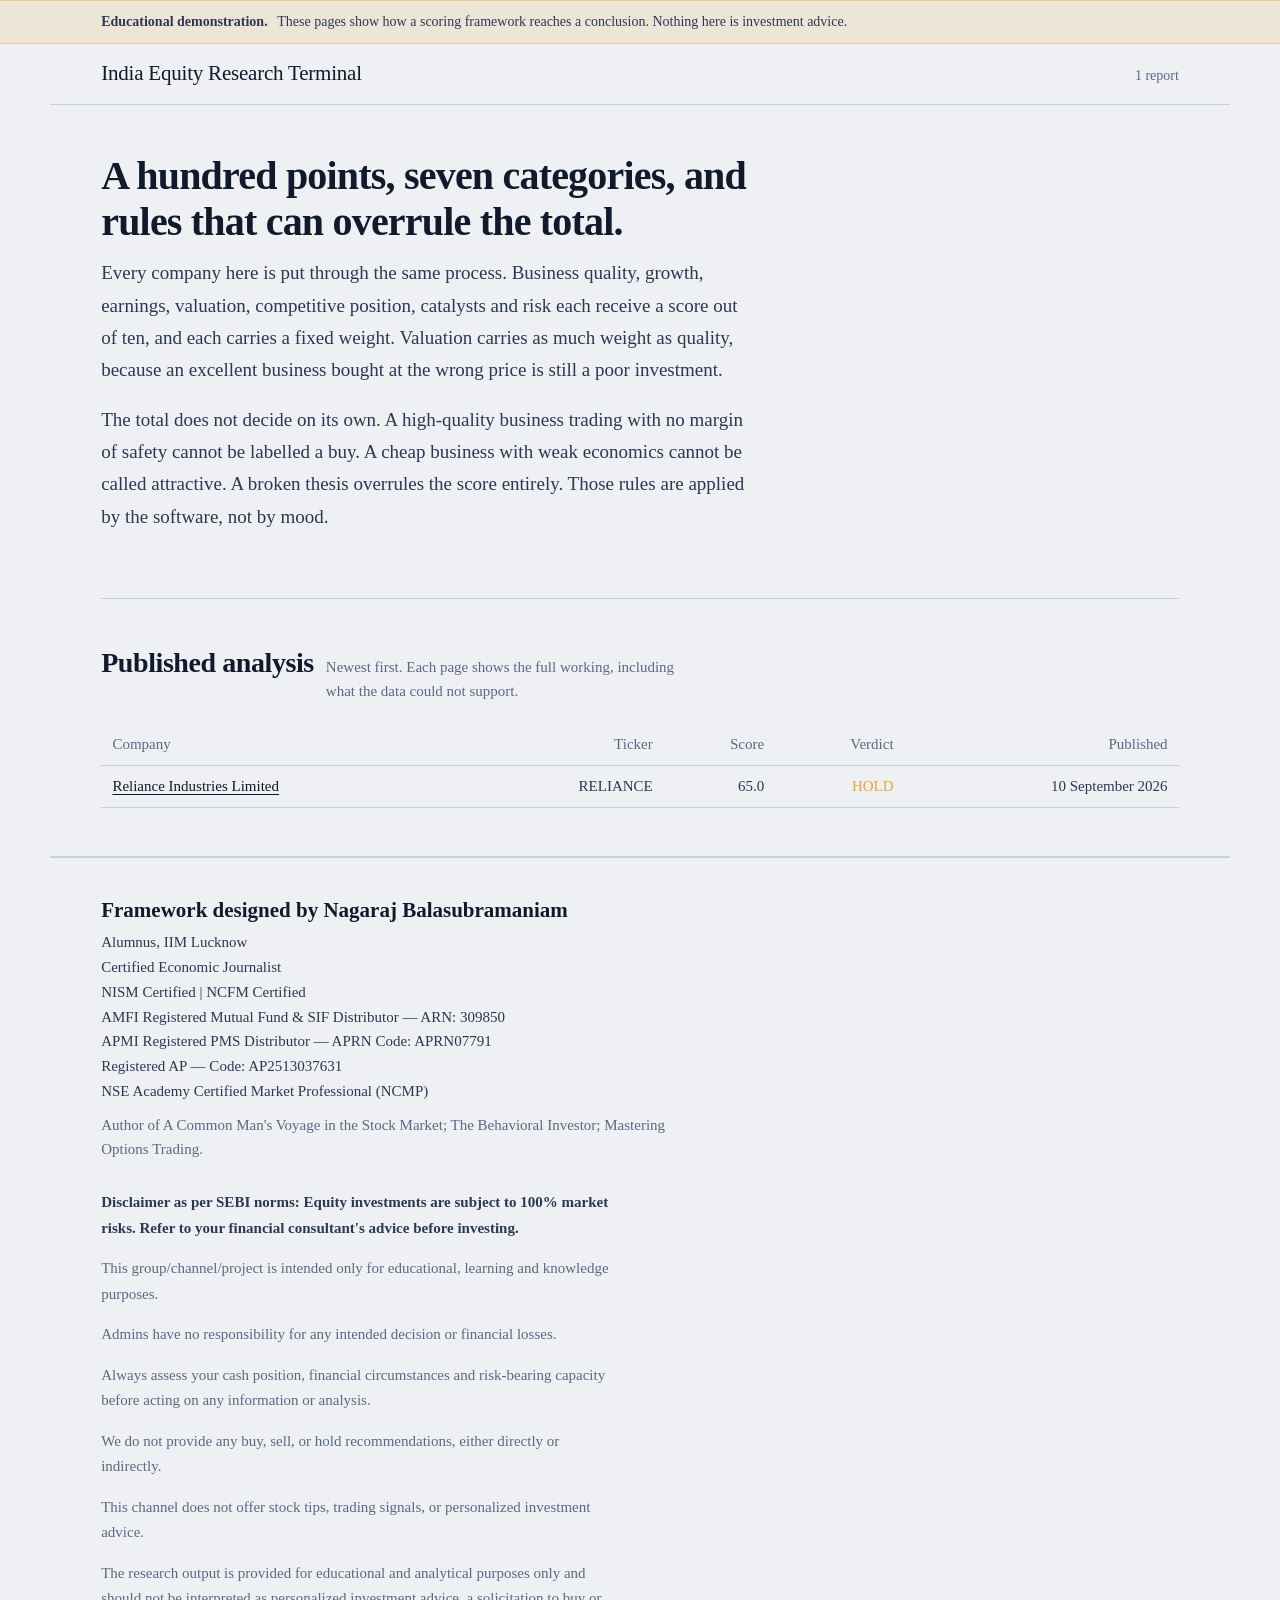
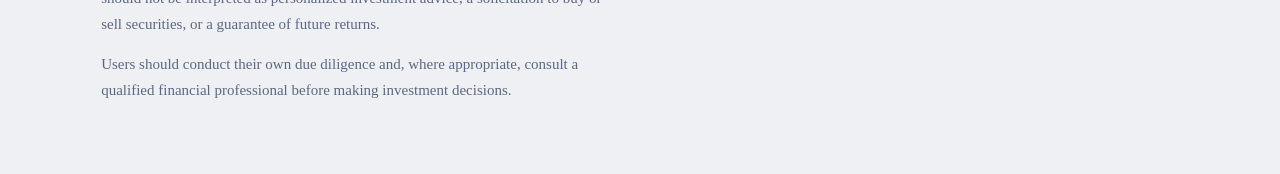
<file: site/index.html>
<!doctype html>
<html lang="en">
<head>
<meta charset="utf-8">
<meta name="viewport" content="width=device-width, initial-scale=1">
<title>India Equity Research Terminal</title>
<meta name="description" content="Framework-driven equity analysis of NSE listed companies, published as an educational demonstration of a disciplined scoring and decision process.">
<link rel="preconnect" href="https://fonts.googleapis.com">
<link rel="preconnect" href="https://fonts.gstatic.com" crossorigin>
<link href="https://fonts.googleapis.com/css2?family=IBM+Plex+Mono:wght@400;500&family=IBM+Plex+Sans:wght@400;500;600&family=Spectral:wght@400;500;600&display=swap" rel="stylesheet">
<style>/* India Equity Research Terminal — design system
 *
 * Two surfaces share one spine. `.ink` is the private workbench: an instrument
 * you sit in front of for hours. `.paper` is the published report: a document
 * people read and print. Same type, same accent, same weight bar.
 */

/* ------------------------------------------------------------------ tokens */

:root {
  --ink:        #101828;
  --ink-2:      #172034;
  --ink-3:      #1e2942;
  --rule:       #2c3a5c;
  --rule-soft:  #223051;
  --on-ink-hi:  #f2f5fa;
  --on-ink:     #c3cbda;
  --on-ink-dim: #8592ac;

  --paper:      #eef0f3;
  --paper-2:    #e4e8ee;
  --paper-rule: #c8cfda;
  --on-paper-hi:#111a2c;
  --on-paper:   #2c3852;
  --on-paper-dim:#5c6883;

  --marigold:   #e8a33d;
  --marigold-2: #c9862a;
  --verdigris:  #1f9169;
  --brick:      #c14a30;

  --sans: &#34;IBM Plex Sans&#34;, ui-sans-serif, system-ui, &#34;Segoe UI&#34;, sans-serif;
  --mono: &#34;IBM Plex Mono&#34;, ui-monospace, &#34;Cascadia Mono&#34;, Consolas, monospace;
  --serif: &#34;Spectral&#34;, Georgia, &#34;Times New Roman&#34;, serif;

  --step-0: 1.0625rem;
  --step-1: 1.3125rem;
  --step-2: 1.75rem;
  --step-3: 2.5rem;
  --step-4: 3.5rem;
  --micro: 0.875rem;

  --gutter: clamp(1rem, 4vw, 3.5rem);
  --measure: 68ch;
}

*, *::before, *::after { box-sizing: border-box; }

html { -webkit-text-size-adjust: 100%; }

body {
  margin: 0;
  font-family: var(--sans);
  font-size: var(--step-0);
  line-height: 1.6;
  font-feature-settings: &#34;tnum&#34; 1;
}

body.ink   { background: var(--ink);   color: var(--on-ink); }
body.paper { background: var(--paper); color: var(--on-paper); }

.ink   { --bg: var(--ink);   --bg-2: var(--ink-2);  --line: var(--rule);
         --fg-hi: var(--on-ink-hi);  --fg: var(--on-ink);  --fg-dim: var(--on-ink-dim); }
.paper { --bg: var(--paper); --bg-2: var(--paper-2); --line: var(--paper-rule);
         --fg-hi: var(--on-paper-hi); --fg: var(--on-paper); --fg-dim: var(--on-paper-dim); }

h1, h2, h3, h4 { color: var(--fg-hi); font-weight: 600; line-height: 1.15; margin: 0; }

a { color: inherit; text-underline-offset: 0.2em; text-decoration-thickness: 1px; }
a:focus-visible, button:focus-visible, input:focus-visible, select:focus-visible,
textarea:focus-visible, [tabindex]:focus-visible {
  outline: 2px solid var(--marigold);
  outline-offset: 2px;
}

.num { font-family: var(--mono); font-variant-numeric: tabular-nums; }
.dim { color: var(--fg-dim); }
.small { font-size: var(--micro); }

/* ------------------------------------------------------------------ layout */

.shell { max-width: 1180px; margin: 0 auto; padding-inline: var(--gutter); }
.shell--narrow { max-width: 860px; }

.masthead {
  border-bottom: 1px solid var(--line);
  padding-block: 0.85rem;
  display: flex;
  gap: 1rem;
  align-items: baseline;
  justify-content: space-between;
  flex-wrap: wrap;
}
.masthead__name {
  font-family: var(--serif);
  font-size: var(--step-1);
  letter-spacing: -0.01em;
  color: var(--fg-hi);
}
.masthead__note { font-size: var(--micro); color: var(--fg-dim); }

section { padding-block: clamp(1.75rem, 4vw, 3rem); border-bottom: 1px solid var(--line); }
section:last-of-type { border-bottom: 0; }

.section-head { display: flex; align-items: baseline; gap: 0.75rem; margin-bottom: 1.25rem; flex-wrap: wrap; }
.section-head h2 { font-family: var(--serif); font-size: var(--step-2); letter-spacing: -0.015em; }
.section-head p { margin: 0; color: var(--fg-dim); font-size: 0.9375rem; max-width: 48ch; }

.prose { max-width: var(--measure); }
.prose p { margin: 0 0 0.9em; }
.paper .prose { font-family: var(--serif); font-size: 1.1875rem; line-height: 1.7; }

.grid { display: grid; gap: clamp(1rem, 2.5vw, 2rem); }
.grid--2 { grid-template-columns: repeat(auto-fit, minmax(280px, 1fr)); }
.grid--3 { grid-template-columns: repeat(auto-fit, minmax(220px, 1fr)); }

/* ------------------------------------------------------- identity and price */

.identity { display: flex; justify-content: space-between; gap: 2rem; flex-wrap: wrap; align-items: flex-end; }
.identity h1 { font-family: var(--serif); font-size: var(--step-3); letter-spacing: -0.02em; }
.identity__price { text-align: right; }
.identity__price .value { font-family: var(--mono); font-size: var(--step-2); color: var(--fg-hi); }

.factline {
  display: flex; flex-wrap: wrap; gap: 0 1.75rem;
  margin-top: 0.9rem; font-size: var(--micro); color: var(--fg-dim);
}
.factline &gt; span { display: inline-flex; gap: 0.4rem; }
.factline b { font-weight: 500; color: var(--fg); font-family: var(--mono); }

/* --------------------------------------------------------- the weight bar */
/* Column width is the category weight, fill height is the raw score, so the
 * filled area equals the score out of one hundred. */

.weightbar {
  border: 1px solid var(--line);
  background: var(--bg-2);
  padding: clamp(1rem, 3vw, 1.75rem);
  border-radius: 2px;
}
.weightbar__top { display: flex; justify-content: space-between; align-items: flex-end; gap: 1.5rem; flex-wrap: wrap; margin-bottom: 1rem; }
.weightbar__score { font-family: var(--mono); font-size: var(--step-4); line-height: 1; color: var(--fg-hi); letter-spacing: -0.03em; }
.weightbar__score small { font-size: var(--step-1); color: var(--fg-dim); letter-spacing: 0; }
.weightbar__band { font-size: var(--step-1); font-weight: 600; }

.columns { display: flex; gap: 3px; height: 168px; align-items: flex-end; }
.column { position: relative; display: flex; flex-direction: column; justify-content: flex-end;
          background: color-mix(in srgb, var(--line) 45%, transparent); border-radius: 1px; overflow: hidden; }
.column__fill { background: var(--marigold); transition: height 900ms cubic-bezier(.2,.7,.3,1); }
.column__fill--strong { background: var(--verdigris); }
.column__fill--weak   { background: var(--brick); }

.column__caption { margin-top: 0.5rem; font-size: 0.8125rem; color: var(--fg-dim); line-height: 1.25; }
.column__caption b { display: block; color: var(--fg); font-family: var(--mono); font-weight: 500; }
.captions { display: flex; gap: 3px; }

@media (prefers-reduced-motion: reduce) {
  .column__fill { transition: none; }
}

/* ----------------------------------------------------------------- verdict */

.verdict { display: inline-flex; align-items: baseline; gap: 0.6rem; font-weight: 600; }
.verdict__word { font-family: var(--serif); font-size: var(--step-3); letter-spacing: -0.02em; }
.tone-positive { color: var(--verdigris); }
.tone-neutral  { color: var(--marigold); }
.tone-negative { color: var(--brick); }

/* ------------------------------------------------------------------ tables */

table { width: 100%; border-collapse: collapse; font-size: 0.9375rem; }
caption { text-align: left; color: var(--fg-dim); font-size: var(--micro); padding-bottom: 0.5rem; }
th, td { padding: 0.55rem 0.7rem; text-align: right; border-bottom: 1px solid var(--line); white-space: nowrap; }
th:first-child, td:first-child { text-align: left; }
thead th { color: var(--fg-dim); font-weight: 500; border-bottom-width: 1px; }
tbody td { font-family: var(--mono); font-variant-numeric: tabular-nums; color: var(--fg); }
tbody td:first-child { font-family: var(--sans); color: var(--fg-hi); }
tbody tr:hover td { background: color-mix(in srgb, var(--line) 22%, transparent); }
.table-scroll { overflow-x: auto; }

.pos { color: var(--verdigris); }
.neg { color: var(--brick); }

/* ------------------------------------------------------------------ charts */

.chartbox { margin-block: 1.25rem; }
.chartbox__title { font-size: 0.9375rem; color: var(--fg-dim); margin: 0 0 0.5rem; }
.chart { width: 100%; height: auto; display: block; overflow: visible; }

.chart__line     { fill: none; stroke: var(--marigold); stroke-width: 1.8; stroke-linejoin: round; }
.chart__line50   { fill: none; stroke: var(--verdigris); stroke-width: 1.3; stroke-dasharray: 5 3; }
.chart__line200  { fill: none; stroke: color-mix(in srgb, var(--fg-dim) 85%, transparent); stroke-width: 1.3; }
.chart__linedot  { fill: var(--marigold); }
.chart__line50dot{ fill: var(--verdigris); }
.chart__area     { fill: color-mix(in srgb, var(--marigold) 12%, transparent); stroke: none; }
.chart__grid     { stroke: var(--line); stroke-width: 1; }
.chart__axisline { stroke: var(--line); stroke-width: 1.5; }
.chart__vol      { fill: color-mix(in srgb, var(--fg-dim) 30%, transparent); }
.chart__dot      { fill: var(--marigold); }

.chart__bar      { fill: color-mix(in srgb, var(--marigold) 78%, transparent); }
.chart__bar2     { fill: color-mix(in srgb, var(--verdigris) 80%, transparent); }
.chart__marginline { fill: none; stroke: var(--fg-hi); stroke-width: 1.6; }
.chart__margindot  { fill: var(--fg-hi); }

.chart__band     { fill: color-mix(in srgb, var(--verdigris) 12%, transparent); }
.chart__median   { stroke: var(--verdigris); stroke-width: 1.2; stroke-dasharray: 4 3; }

.chart__range    { fill: color-mix(in srgb, var(--marigold) 26%, transparent); }
.chart__tick     { stroke: var(--fg-dim); stroke-width: 1.4; }
.chart__now      { stroke: var(--brick); stroke-width: 2; }
.chart__nowlabel { fill: var(--brick); font-family: var(--mono); font-size: 13px; }
.chart__value    { fill: var(--fg-hi); font-family: var(--mono); font-size: 14px; }

.chart__axis     { fill: var(--fg-dim); font-family: var(--mono); font-size: 12px; }
.chart__last     { fill: var(--marigold); font-family: var(--mono); font-size: 13px; }
.chart__empty    { fill: var(--fg-dim); font-family: var(--sans); font-size: 14px; }
.chart__legend text { fill: var(--fg-dim); font-family: var(--sans); font-size: 12.5px; }
.chart__legend .chart__key50  { fill: var(--verdigris); }
.chart__legend .chart__key200 { fill: var(--fg-dim); }
.chart__legend .chart__key2   { fill: var(--verdigris); }
.chart__legend .chart__keymargin { fill: var(--fg-hi); }

.spark { vertical-align: middle; }
.spark path { fill: none; stroke-width: 1.4; }
.spark--up path { stroke: var(--verdigris); }
.spark--up circle { fill: var(--verdigris); }
.spark--down path { stroke: var(--brick); }
.spark--down circle { fill: var(--brick); }

/* ------------------------------------------------------------------- notes */

.note {
  border-left: 3px solid var(--marigold);
  padding: 0.75rem 0 0.75rem 1rem;
  margin-block: 1rem;
  max-width: var(--measure);
}
.note--negative { border-left-color: var(--brick); }
.note--positive { border-left-color: var(--verdigris); }
.note h4 { font-size: var(--step-0); margin-bottom: 0.25rem; }
.note p { margin: 0; font-size: 0.9375rem; color: var(--fg); line-height: 1.6; }

.stack { display: flex; flex-direction: column; gap: 0.75rem; }

.kv { display: grid; grid-template-columns: 1fr auto; gap: 0.45rem 1rem; font-size: 0.9375rem; }
.kv dt { color: var(--fg-dim); }
.kv dd { margin: 0; font-family: var(--mono); color: var(--fg-hi); text-align: right; }

.list-clean { margin: 0; padding-left: 1.1rem; max-width: var(--measure); }
.list-clean li { margin-bottom: 0.4rem; }

/* ----------------------------------------------------------- rubric / bars */

.rubric { display: grid; gap: 0.5rem; font-size: 0.9375rem; }
.rubric__row { display: grid; grid-template-columns: 1fr auto 5rem; gap: 0.75rem; align-items: center; }
.rubric__track { height: 4px; background: color-mix(in srgb, var(--line) 55%, transparent); border-radius: 2px; }
.rubric__fill { height: 100%; background: var(--marigold); border-radius: 2px; }
.rubric__detail { grid-column: 1 / -1; color: var(--fg-dim); margin-top: -0.15rem; }

/* ------------------------------------------------------------------ footer */

.colophon { padding-block: 2.5rem 3.5rem; border-top: 2px solid var(--line); }
.colophon__credit { max-width: var(--measure); }
.colophon__credit h3 { font-family: var(--serif); font-size: var(--step-1); margin-bottom: 0.5rem; }
.colophon__credit p { margin: 0 0 0.6em; font-size: 0.9375rem; color: var(--fg-dim); line-height: 1.65; }
.colophon__credit .creds { font-family: var(--mono); color: var(--fg); }
.colophon__disclaimer { margin-top: 1.75rem; max-width: var(--measure); font-size: 0.9375rem; color: var(--fg-dim); line-height: 1.7; }
.colophon__disclaimer strong { color: var(--fg); }

.banner {
  background: color-mix(in srgb, var(--marigold) 14%, transparent);
  border-block: 1px solid color-mix(in srgb, var(--marigold) 40%, transparent);
  padding: 0.6rem 0;
  font-size: var(--micro);
  color: var(--fg);
}
.banner .shell { display: flex; gap: 0.6rem; align-items: baseline; flex-wrap: wrap; }

/* ------------------------------------------------------------------ print */

@media print {
  body.paper { background: #fff; }
  .banner, .masthead__note { color: #000; }
  section { break-inside: avoid; border-color: #ccc; }
  .weightbar { border-color: #999; }
  a { text-decoration: none; }
}
</style>
</head>
<body class="paper">

<div class="banner">
  <div class="shell">
    <strong>Educational demonstration.</strong>
    <span>These pages show how a scoring framework reaches a conclusion. Nothing here is investment advice.</span>
  </div>
</div>

<header class="masthead shell">
  <span class="masthead__name">India Equity Research Terminal</span>
  <span class="masthead__note">1 report</span>
</header>

<main class="shell">

  <section>
    <div class="prose">
      <h1 style="font-family: var(--serif); font-size: var(--step-3); letter-spacing: -0.02em; margin-bottom: 0.75rem;">
        A hundred points, seven categories, and rules that can overrule the total.
      </h1>
      <p>
        Every company here is put through the same process. Business quality, growth, earnings,
        valuation, competitive position, catalysts and risk each receive a score out of ten, and
        each carries a fixed weight. Valuation carries as much weight as quality, because an
        excellent business bought at the wrong price is still a poor investment.
      </p>
      <p>
        The total does not decide on its own. A high-quality business trading with no margin of
        safety cannot be labelled a buy. A cheap business with weak economics cannot be called
        attractive. A broken thesis overrules the score entirely. Those rules are applied by the
        software, not by mood.
      </p>
    </div>
  </section>

  <section>
    <div class="section-head">
      <h2>Published analysis</h2>
      <p>Newest first. Each page shows the full working, including what the data could not support.</p>
    </div>

    <div class="table-scroll">
      <table>
        <thead>
          <tr><th>Company</th><th>Ticker</th><th>Score</th><th>Verdict</th><th>Published</th></tr>
        </thead>
        <tbody>
          <tr>
            <td><a href="reliance-2026-09-10/">Reliance Industries Limited</a></td>
            <td>RELIANCE</td>
            <td>65.0</td>
            <td class="tone-neutral">HOLD</td>
            <td>10 September 2026</td>
          </tr>
        </tbody>
      </table>
    </div>
  </section>

</main>

<footer class="colophon shell">
  <div class="colophon__credit">
    <h3>Framework designed by Nagaraj Balasubramaniam</h3>
    <p class="creds">Alumnus, IIM Lucknow<br>Certified Economic Journalist<br>NISM Certified | NCFM Certified<br>AMFI Registered Mutual Fund &amp; SIF Distributor — ARN: 309850<br>APMI Registered PMS Distributor — APRN Code: APRN07791<br>Registered AP — Code: AP2513037631<br>NSE Academy Certified Market Professional (NCMP)<br></p>
    <p>Author of A Common Man&#39;s Voyage in the Stock Market; The Behavioral Investor; Mastering Options Trading.</p>
  </div>
  <div class="colophon__disclaimer">
    <p><strong>Disclaimer as per SEBI norms: Equity investments are subject to 100% market risks. Refer to your financial consultant&#39;s advice before investing.</strong></p>
    <p>This group/channel/project is intended only for educational, learning and knowledge purposes.</p>
    <p>Admins have no responsibility for any intended decision or financial losses.</p>
    <p>Always assess your cash position, financial circumstances and risk-bearing capacity before acting on any information or analysis.</p>
    <p>We do not provide any buy, sell, or hold recommendations, either directly or indirectly.</p>
    <p>This channel does not offer stock tips, trading signals, or personalized investment advice.</p>
    <p>The research output is provided for educational and analytical purposes only and should not be interpreted as personalized investment advice, a solicitation to buy or sell securities, or a guarantee of future returns.</p>
    <p>Users should conduct their own due diligence and, where appropriate, consult a qualified financial professional before making investment decisions.</p>
  </div>
</footer>

</body>
</html>
</file>
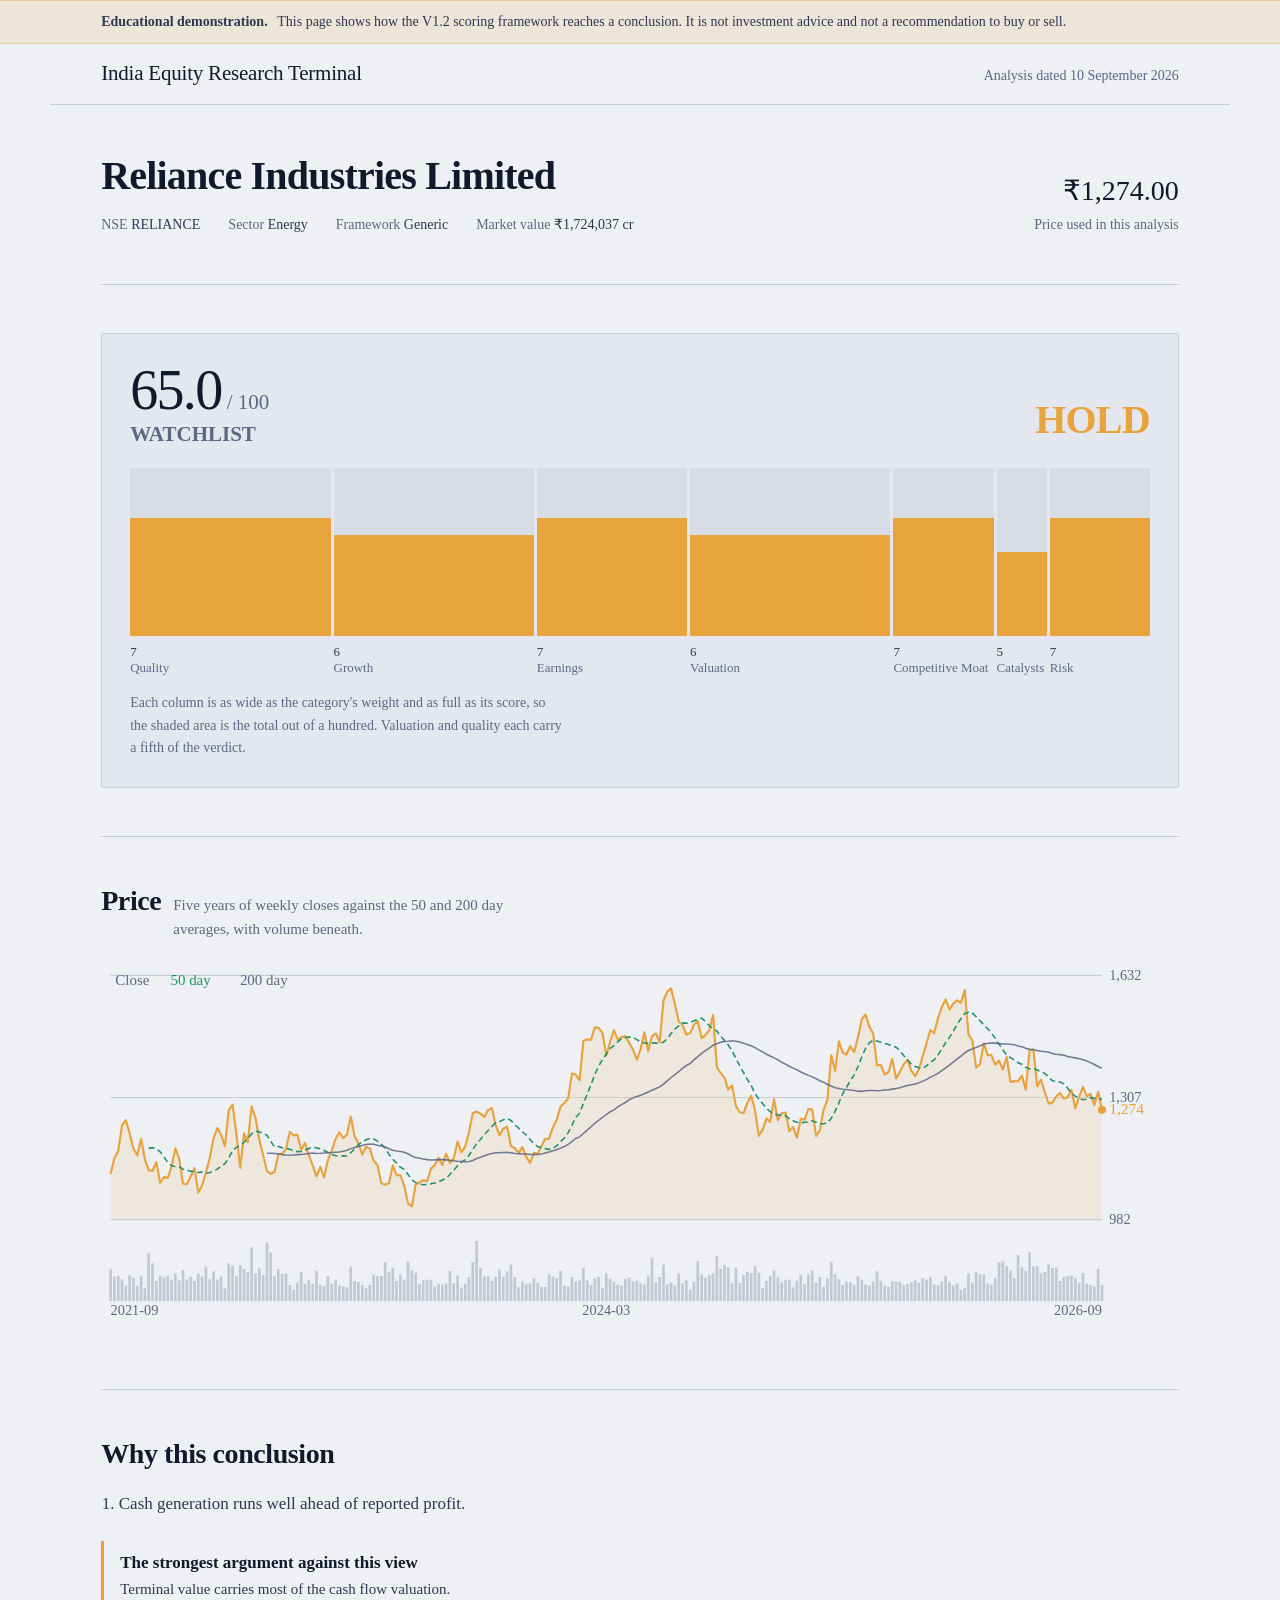
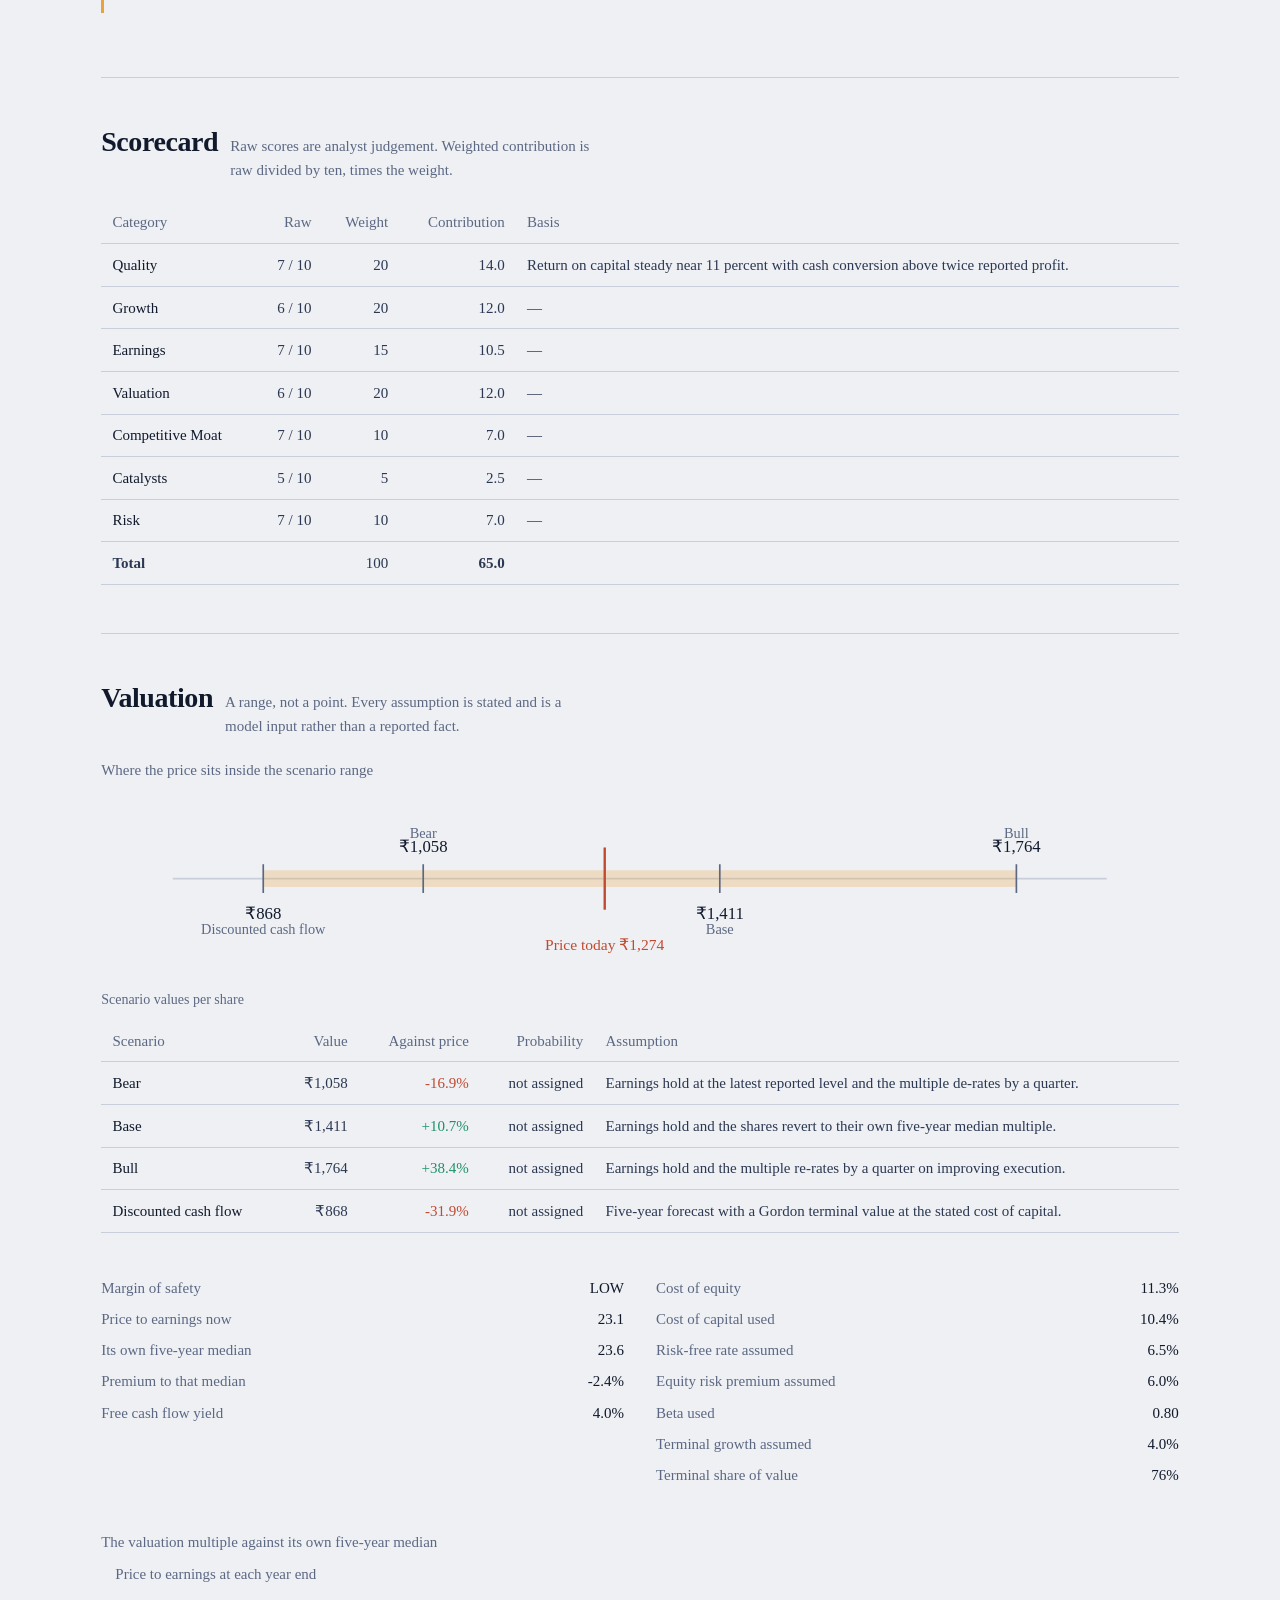
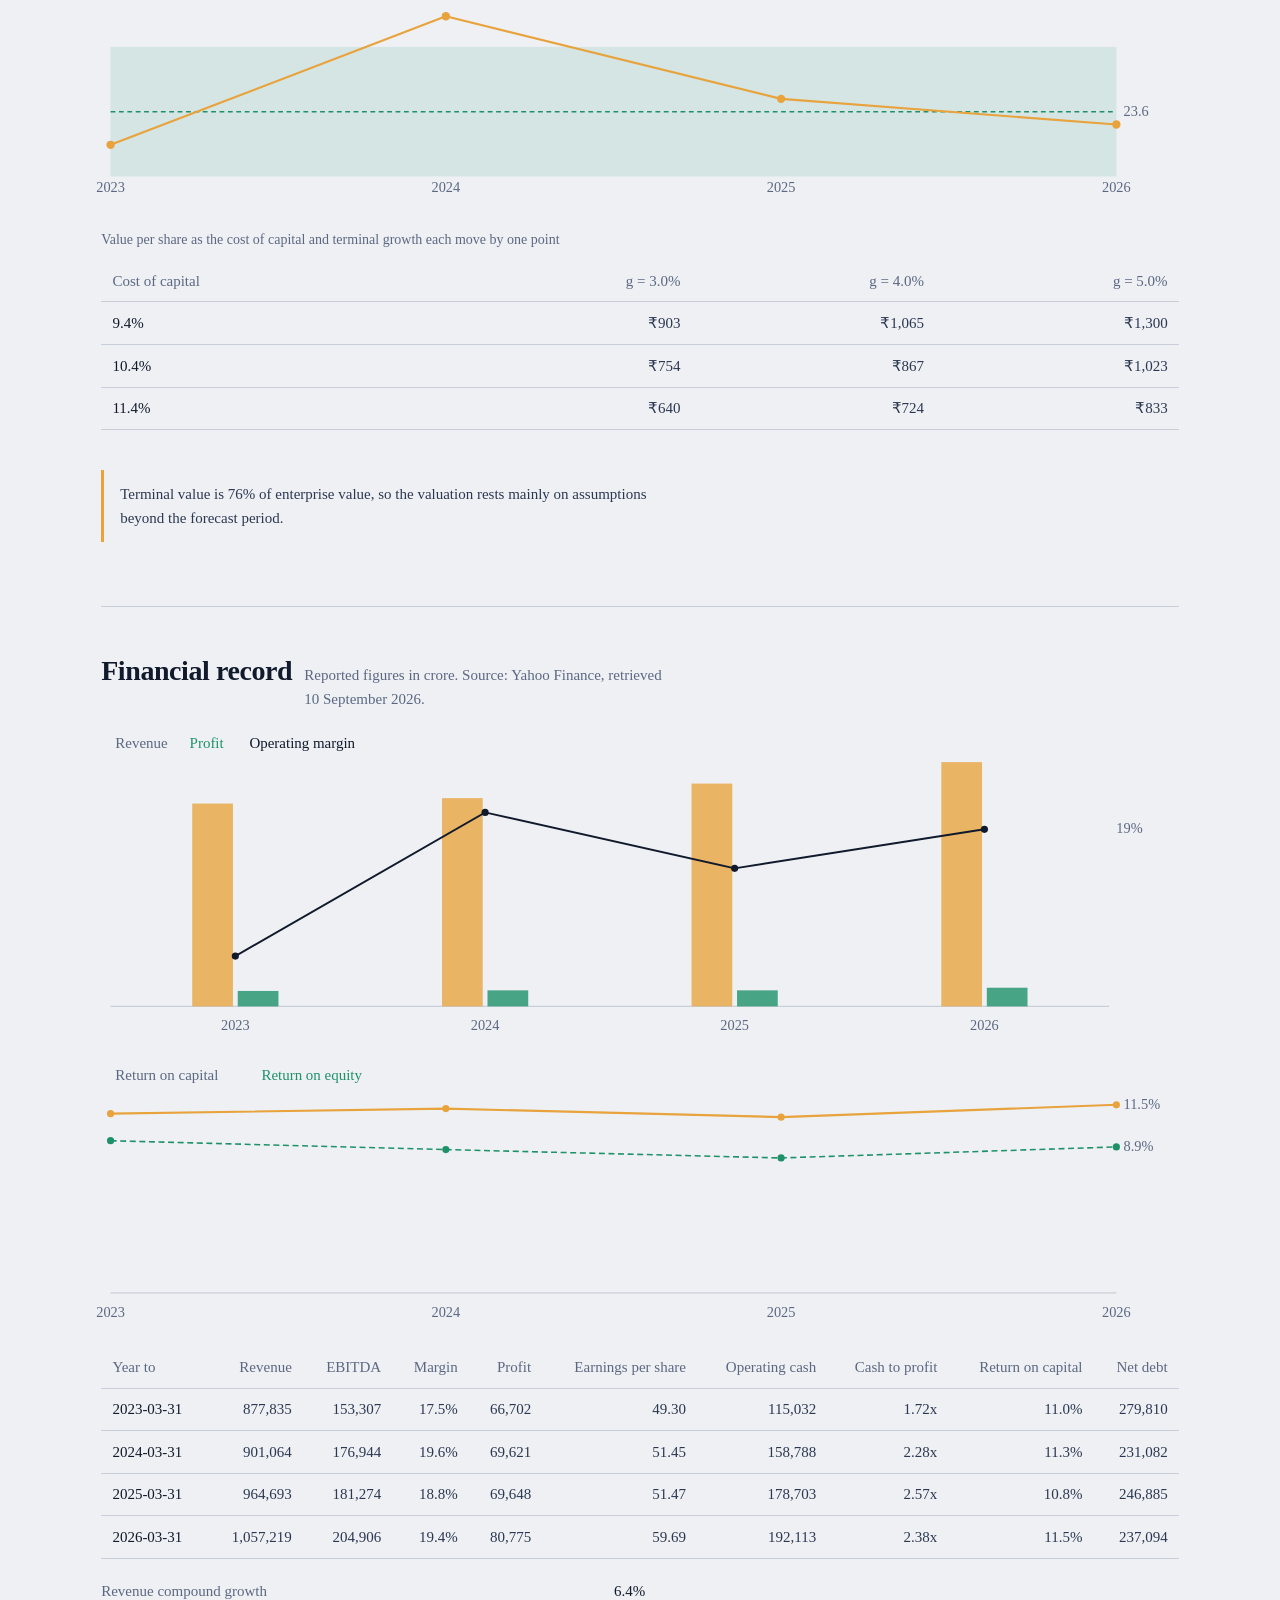
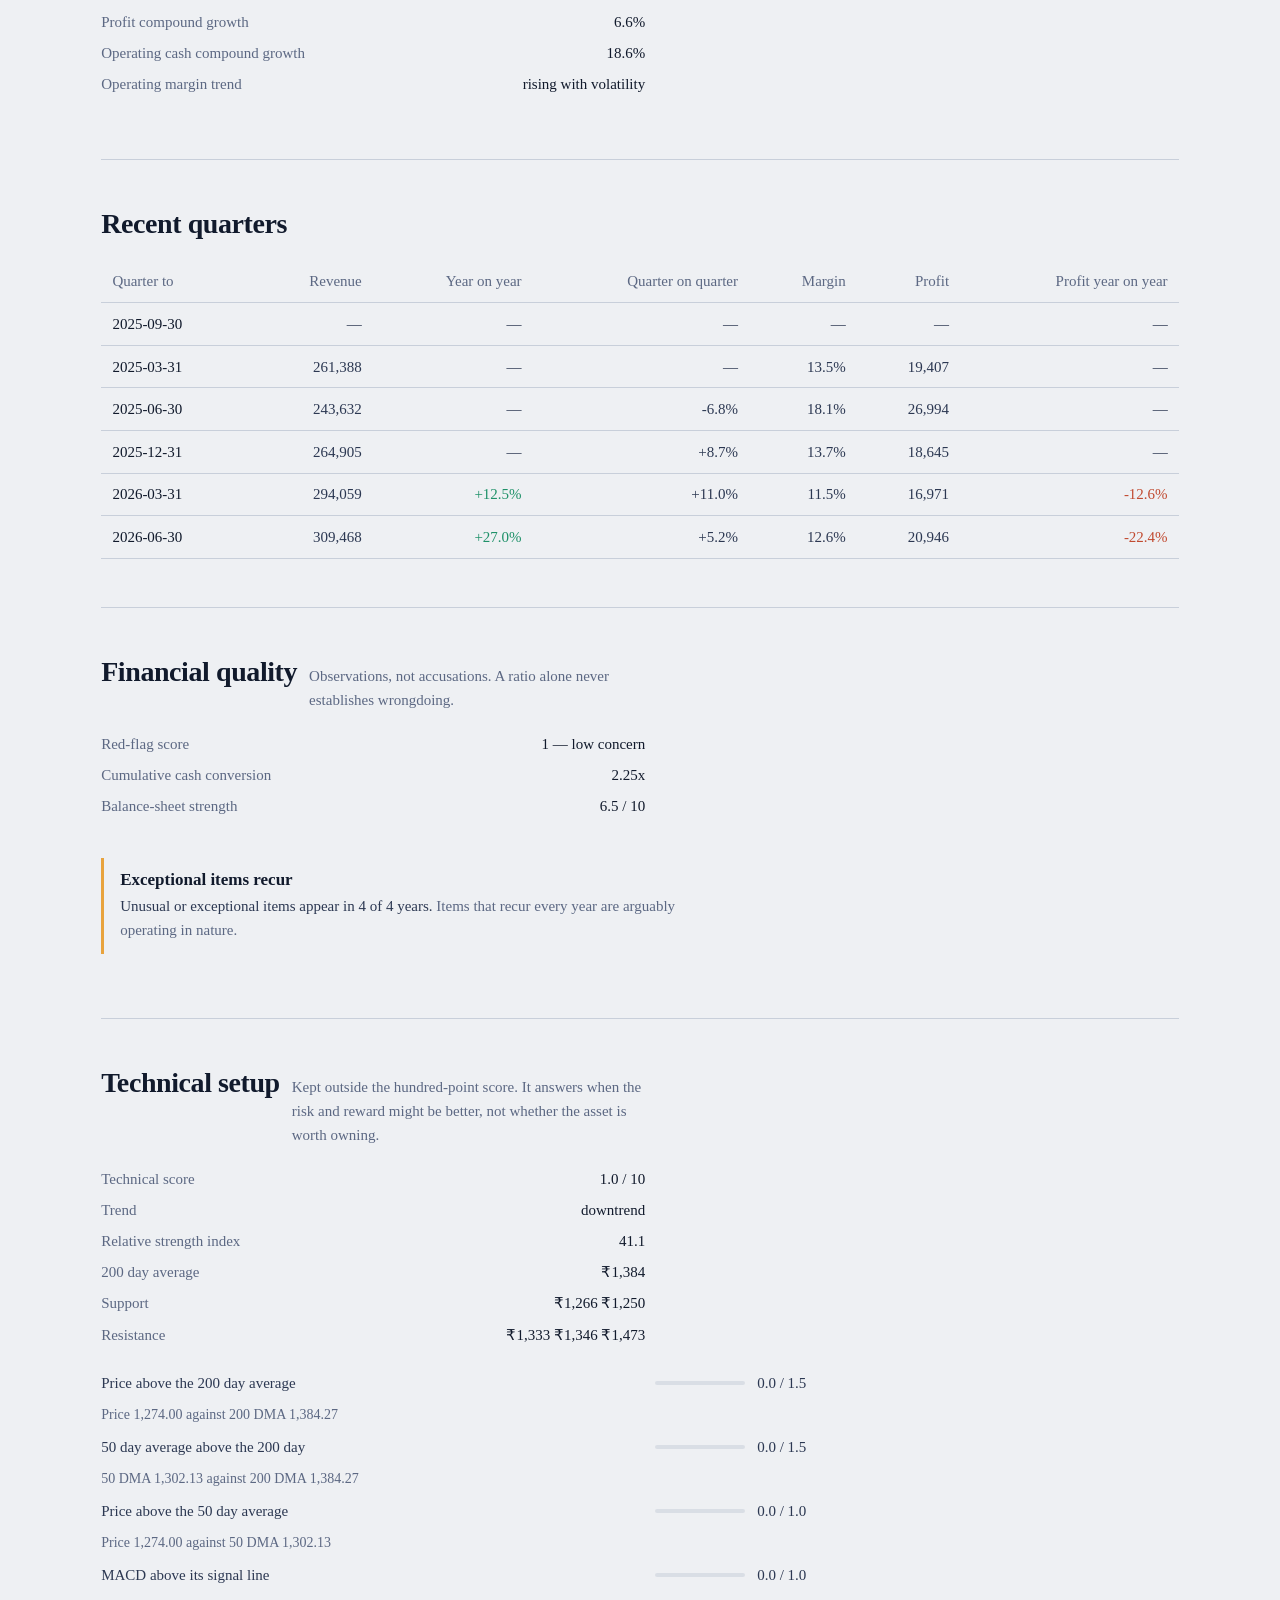
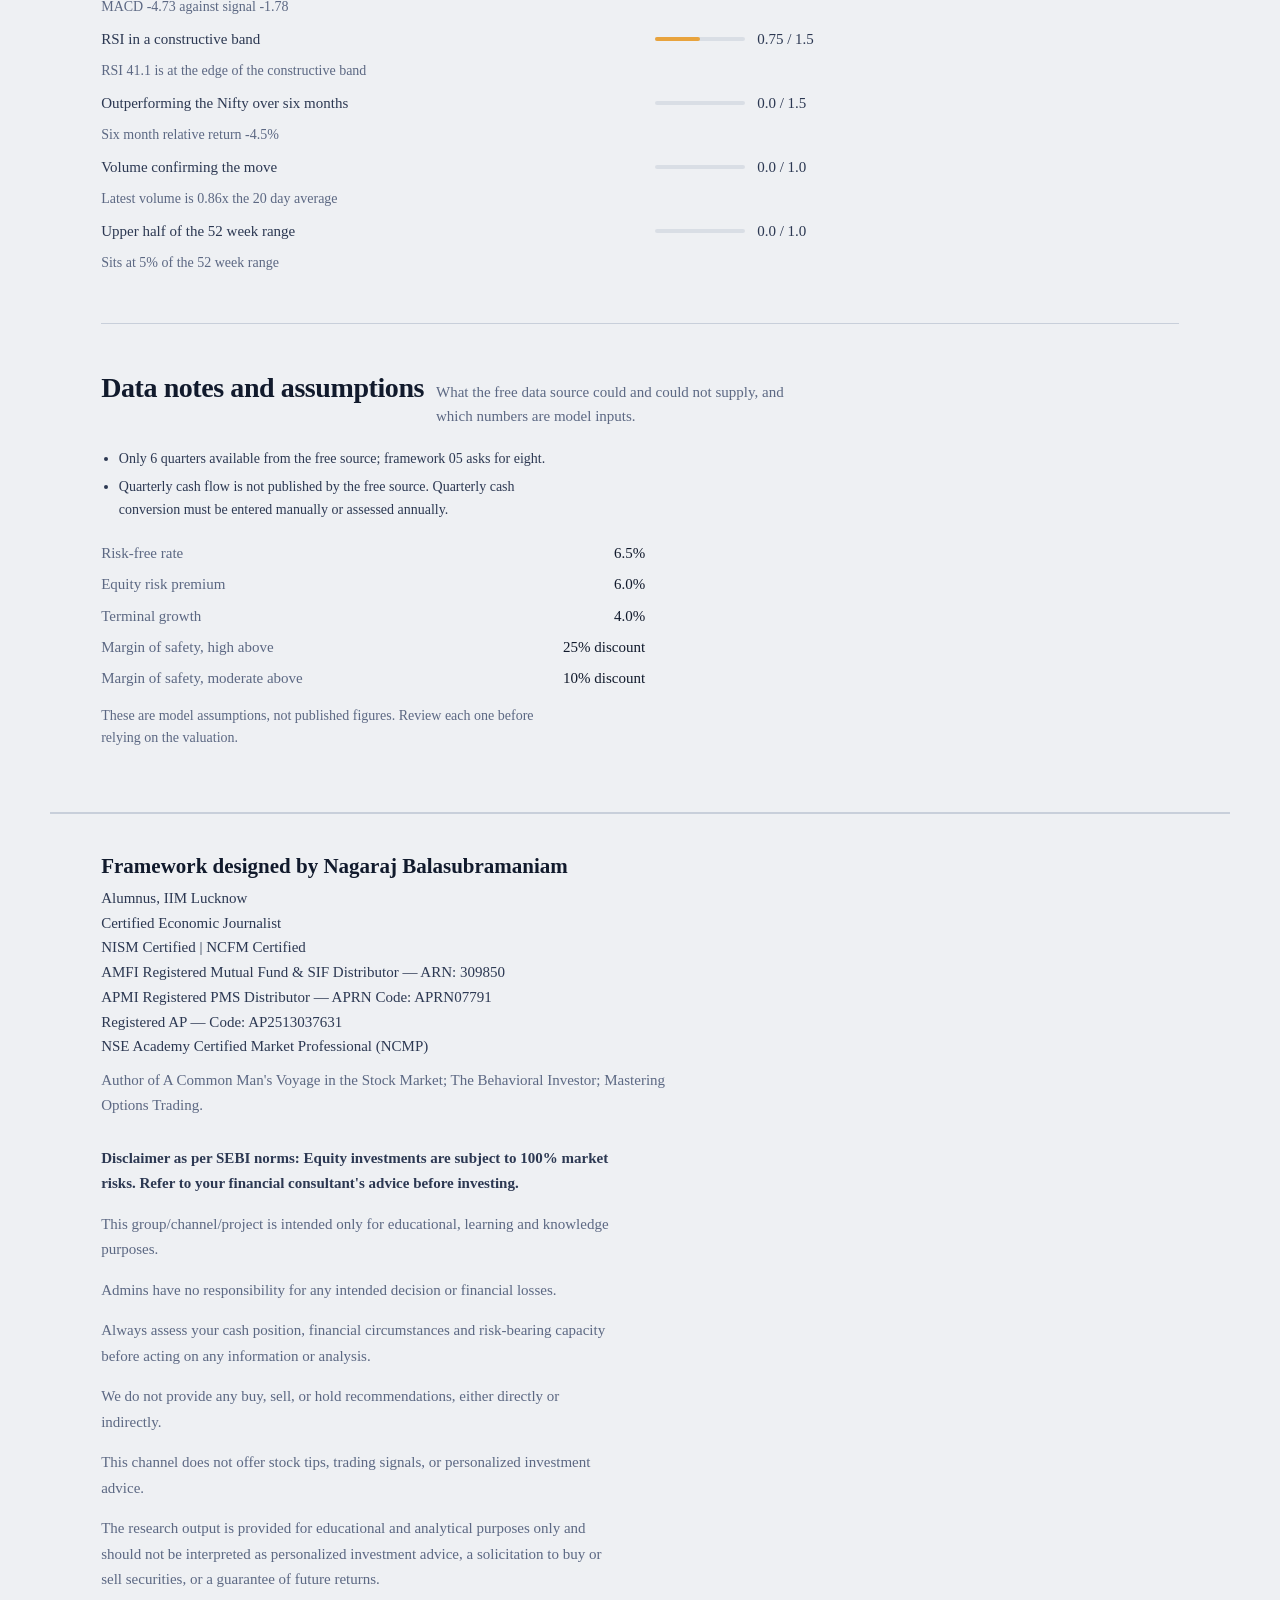
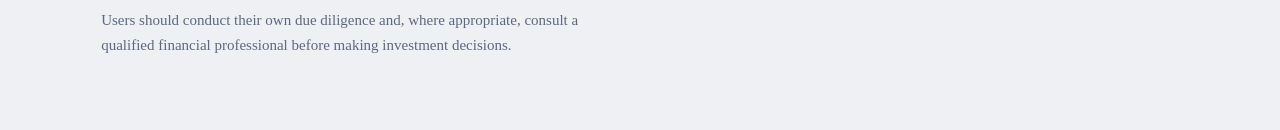
<file: site/reliance-2026-09-10/index.html>
<!doctype html>
<html lang="en">
<head>
<meta charset="utf-8">
<meta name="viewport" content="width=device-width, initial-scale=1">
<title>Reliance Industries Limited — India Equity Research Terminal</title>
<meta name="description" content="Framework-driven equity analysis of Reliance Industries Limited, published as an educational demonstration of the V1.2 scoring engine.">
<link rel="preconnect" href="https://fonts.googleapis.com">
<link rel="preconnect" href="https://fonts.gstatic.com" crossorigin>
<link href="https://fonts.googleapis.com/css2?family=IBM+Plex+Mono:wght@400;500&family=IBM+Plex+Sans:wght@400;500;600&family=Spectral:wght@400;500;600&display=swap" rel="stylesheet">
<style>/* India Equity Research Terminal — design system
 *
 * Two surfaces share one spine. `.ink` is the private workbench: an instrument
 * you sit in front of for hours. `.paper` is the published report: a document
 * people read and print. Same type, same accent, same weight bar.
 */

/* ------------------------------------------------------------------ tokens */

:root {
  --ink:        #101828;
  --ink-2:      #172034;
  --ink-3:      #1e2942;
  --rule:       #2c3a5c;
  --rule-soft:  #223051;
  --on-ink-hi:  #f2f5fa;
  --on-ink:     #c3cbda;
  --on-ink-dim: #8592ac;

  --paper:      #eef0f3;
  --paper-2:    #e4e8ee;
  --paper-rule: #c8cfda;
  --on-paper-hi:#111a2c;
  --on-paper:   #2c3852;
  --on-paper-dim:#5c6883;

  --marigold:   #e8a33d;
  --marigold-2: #c9862a;
  --verdigris:  #1f9169;
  --brick:      #c14a30;

  --sans: &#34;IBM Plex Sans&#34;, ui-sans-serif, system-ui, &#34;Segoe UI&#34;, sans-serif;
  --mono: &#34;IBM Plex Mono&#34;, ui-monospace, &#34;Cascadia Mono&#34;, Consolas, monospace;
  --serif: &#34;Spectral&#34;, Georgia, &#34;Times New Roman&#34;, serif;

  --step-0: 1.0625rem;
  --step-1: 1.3125rem;
  --step-2: 1.75rem;
  --step-3: 2.5rem;
  --step-4: 3.5rem;
  --micro: 0.875rem;

  --gutter: clamp(1rem, 4vw, 3.5rem);
  --measure: 68ch;
}

*, *::before, *::after { box-sizing: border-box; }

html { -webkit-text-size-adjust: 100%; }

body {
  margin: 0;
  font-family: var(--sans);
  font-size: var(--step-0);
  line-height: 1.6;
  font-feature-settings: &#34;tnum&#34; 1;
}

body.ink   { background: var(--ink);   color: var(--on-ink); }
body.paper { background: var(--paper); color: var(--on-paper); }

.ink   { --bg: var(--ink);   --bg-2: var(--ink-2);  --line: var(--rule);
         --fg-hi: var(--on-ink-hi);  --fg: var(--on-ink);  --fg-dim: var(--on-ink-dim); }
.paper { --bg: var(--paper); --bg-2: var(--paper-2); --line: var(--paper-rule);
         --fg-hi: var(--on-paper-hi); --fg: var(--on-paper); --fg-dim: var(--on-paper-dim); }

h1, h2, h3, h4 { color: var(--fg-hi); font-weight: 600; line-height: 1.15; margin: 0; }

a { color: inherit; text-underline-offset: 0.2em; text-decoration-thickness: 1px; }
a:focus-visible, button:focus-visible, input:focus-visible, select:focus-visible,
textarea:focus-visible, [tabindex]:focus-visible {
  outline: 2px solid var(--marigold);
  outline-offset: 2px;
}

.num { font-family: var(--mono); font-variant-numeric: tabular-nums; }
.dim { color: var(--fg-dim); }
.small { font-size: var(--micro); }

/* ------------------------------------------------------------------ layout */

.shell { max-width: 1180px; margin: 0 auto; padding-inline: var(--gutter); }
.shell--narrow { max-width: 860px; }

.masthead {
  border-bottom: 1px solid var(--line);
  padding-block: 0.85rem;
  display: flex;
  gap: 1rem;
  align-items: baseline;
  justify-content: space-between;
  flex-wrap: wrap;
}
.masthead__name {
  font-family: var(--serif);
  font-size: var(--step-1);
  letter-spacing: -0.01em;
  color: var(--fg-hi);
}
.masthead__note { font-size: var(--micro); color: var(--fg-dim); }

section { padding-block: clamp(1.75rem, 4vw, 3rem); border-bottom: 1px solid var(--line); }
section:last-of-type { border-bottom: 0; }

.section-head { display: flex; align-items: baseline; gap: 0.75rem; margin-bottom: 1.25rem; flex-wrap: wrap; }
.section-head h2 { font-family: var(--serif); font-size: var(--step-2); letter-spacing: -0.015em; }
.section-head p { margin: 0; color: var(--fg-dim); font-size: 0.9375rem; max-width: 48ch; }

.prose { max-width: var(--measure); }
.prose p { margin: 0 0 0.9em; }
.paper .prose { font-family: var(--serif); font-size: 1.1875rem; line-height: 1.7; }

.grid { display: grid; gap: clamp(1rem, 2.5vw, 2rem); }
.grid--2 { grid-template-columns: repeat(auto-fit, minmax(280px, 1fr)); }
.grid--3 { grid-template-columns: repeat(auto-fit, minmax(220px, 1fr)); }

/* ------------------------------------------------------- identity and price */

.identity { display: flex; justify-content: space-between; gap: 2rem; flex-wrap: wrap; align-items: flex-end; }
.identity h1 { font-family: var(--serif); font-size: var(--step-3); letter-spacing: -0.02em; }
.identity__price { text-align: right; }
.identity__price .value { font-family: var(--mono); font-size: var(--step-2); color: var(--fg-hi); }

.factline {
  display: flex; flex-wrap: wrap; gap: 0 1.75rem;
  margin-top: 0.9rem; font-size: var(--micro); color: var(--fg-dim);
}
.factline &gt; span { display: inline-flex; gap: 0.4rem; }
.factline b { font-weight: 500; color: var(--fg); font-family: var(--mono); }

/* --------------------------------------------------------- the weight bar */
/* Column width is the category weight, fill height is the raw score, so the
 * filled area equals the score out of one hundred. */

.weightbar {
  border: 1px solid var(--line);
  background: var(--bg-2);
  padding: clamp(1rem, 3vw, 1.75rem);
  border-radius: 2px;
}
.weightbar__top { display: flex; justify-content: space-between; align-items: flex-end; gap: 1.5rem; flex-wrap: wrap; margin-bottom: 1rem; }
.weightbar__score { font-family: var(--mono); font-size: var(--step-4); line-height: 1; color: var(--fg-hi); letter-spacing: -0.03em; }
.weightbar__score small { font-size: var(--step-1); color: var(--fg-dim); letter-spacing: 0; }
.weightbar__band { font-size: var(--step-1); font-weight: 600; }

.columns { display: flex; gap: 3px; height: 168px; align-items: flex-end; }
.column { position: relative; display: flex; flex-direction: column; justify-content: flex-end;
          background: color-mix(in srgb, var(--line) 45%, transparent); border-radius: 1px; overflow: hidden; }
.column__fill { background: var(--marigold); transition: height 900ms cubic-bezier(.2,.7,.3,1); }
.column__fill--strong { background: var(--verdigris); }
.column__fill--weak   { background: var(--brick); }

.column__caption { margin-top: 0.5rem; font-size: 0.8125rem; color: var(--fg-dim); line-height: 1.25; }
.column__caption b { display: block; color: var(--fg); font-family: var(--mono); font-weight: 500; }
.captions { display: flex; gap: 3px; }

@media (prefers-reduced-motion: reduce) {
  .column__fill { transition: none; }
}

/* ----------------------------------------------------------------- verdict */

.verdict { display: inline-flex; align-items: baseline; gap: 0.6rem; font-weight: 600; }
.verdict__word { font-family: var(--serif); font-size: var(--step-3); letter-spacing: -0.02em; }
.tone-positive { color: var(--verdigris); }
.tone-neutral  { color: var(--marigold); }
.tone-negative { color: var(--brick); }

/* ------------------------------------------------------------------ tables */

table { width: 100%; border-collapse: collapse; font-size: 0.9375rem; }
caption { text-align: left; color: var(--fg-dim); font-size: var(--micro); padding-bottom: 0.5rem; }
th, td { padding: 0.55rem 0.7rem; text-align: right; border-bottom: 1px solid var(--line); white-space: nowrap; }
th:first-child, td:first-child { text-align: left; }
thead th { color: var(--fg-dim); font-weight: 500; border-bottom-width: 1px; }
tbody td { font-family: var(--mono); font-variant-numeric: tabular-nums; color: var(--fg); }
tbody td:first-child { font-family: var(--sans); color: var(--fg-hi); }
tbody tr:hover td { background: color-mix(in srgb, var(--line) 22%, transparent); }
.table-scroll { overflow-x: auto; }

.pos { color: var(--verdigris); }
.neg { color: var(--brick); }

/* ------------------------------------------------------------------ charts */

.chartbox { margin-block: 1.25rem; }
.chartbox__title { font-size: 0.9375rem; color: var(--fg-dim); margin: 0 0 0.5rem; }
.chart { width: 100%; height: auto; display: block; overflow: visible; }

.chart__line     { fill: none; stroke: var(--marigold); stroke-width: 1.8; stroke-linejoin: round; }
.chart__line50   { fill: none; stroke: var(--verdigris); stroke-width: 1.3; stroke-dasharray: 5 3; }
.chart__line200  { fill: none; stroke: color-mix(in srgb, var(--fg-dim) 85%, transparent); stroke-width: 1.3; }
.chart__linedot  { fill: var(--marigold); }
.chart__line50dot{ fill: var(--verdigris); }
.chart__area     { fill: color-mix(in srgb, var(--marigold) 12%, transparent); stroke: none; }
.chart__grid     { stroke: var(--line); stroke-width: 1; }
.chart__axisline { stroke: var(--line); stroke-width: 1.5; }
.chart__vol      { fill: color-mix(in srgb, var(--fg-dim) 30%, transparent); }
.chart__dot      { fill: var(--marigold); }

.chart__bar      { fill: color-mix(in srgb, var(--marigold) 78%, transparent); }
.chart__bar2     { fill: color-mix(in srgb, var(--verdigris) 80%, transparent); }
.chart__marginline { fill: none; stroke: var(--fg-hi); stroke-width: 1.6; }
.chart__margindot  { fill: var(--fg-hi); }

.chart__band     { fill: color-mix(in srgb, var(--verdigris) 12%, transparent); }
.chart__median   { stroke: var(--verdigris); stroke-width: 1.2; stroke-dasharray: 4 3; }

.chart__range    { fill: color-mix(in srgb, var(--marigold) 26%, transparent); }
.chart__tick     { stroke: var(--fg-dim); stroke-width: 1.4; }
.chart__now      { stroke: var(--brick); stroke-width: 2; }
.chart__nowlabel { fill: var(--brick); font-family: var(--mono); font-size: 13px; }
.chart__value    { fill: var(--fg-hi); font-family: var(--mono); font-size: 14px; }

.chart__axis     { fill: var(--fg-dim); font-family: var(--mono); font-size: 12px; }
.chart__last     { fill: var(--marigold); font-family: var(--mono); font-size: 13px; }
.chart__empty    { fill: var(--fg-dim); font-family: var(--sans); font-size: 14px; }
.chart__legend text { fill: var(--fg-dim); font-family: var(--sans); font-size: 12.5px; }
.chart__legend .chart__key50  { fill: var(--verdigris); }
.chart__legend .chart__key200 { fill: var(--fg-dim); }
.chart__legend .chart__key2   { fill: var(--verdigris); }
.chart__legend .chart__keymargin { fill: var(--fg-hi); }

.spark { vertical-align: middle; }
.spark path { fill: none; stroke-width: 1.4; }
.spark--up path { stroke: var(--verdigris); }
.spark--up circle { fill: var(--verdigris); }
.spark--down path { stroke: var(--brick); }
.spark--down circle { fill: var(--brick); }

/* ------------------------------------------------------------------- notes */

.note {
  border-left: 3px solid var(--marigold);
  padding: 0.75rem 0 0.75rem 1rem;
  margin-block: 1rem;
  max-width: var(--measure);
}
.note--negative { border-left-color: var(--brick); }
.note--positive { border-left-color: var(--verdigris); }
.note h4 { font-size: var(--step-0); margin-bottom: 0.25rem; }
.note p { margin: 0; font-size: 0.9375rem; color: var(--fg); line-height: 1.6; }

.stack { display: flex; flex-direction: column; gap: 0.75rem; }

.kv { display: grid; grid-template-columns: 1fr auto; gap: 0.45rem 1rem; font-size: 0.9375rem; }
.kv dt { color: var(--fg-dim); }
.kv dd { margin: 0; font-family: var(--mono); color: var(--fg-hi); text-align: right; }

.list-clean { margin: 0; padding-left: 1.1rem; max-width: var(--measure); }
.list-clean li { margin-bottom: 0.4rem; }

/* ----------------------------------------------------------- rubric / bars */

.rubric { display: grid; gap: 0.5rem; font-size: 0.9375rem; }
.rubric__row { display: grid; grid-template-columns: 1fr auto 5rem; gap: 0.75rem; align-items: center; }
.rubric__track { height: 4px; background: color-mix(in srgb, var(--line) 55%, transparent); border-radius: 2px; }
.rubric__fill { height: 100%; background: var(--marigold); border-radius: 2px; }
.rubric__detail { grid-column: 1 / -1; color: var(--fg-dim); margin-top: -0.15rem; }

/* ------------------------------------------------------------------ footer */

.colophon { padding-block: 2.5rem 3.5rem; border-top: 2px solid var(--line); }
.colophon__credit { max-width: var(--measure); }
.colophon__credit h3 { font-family: var(--serif); font-size: var(--step-1); margin-bottom: 0.5rem; }
.colophon__credit p { margin: 0 0 0.6em; font-size: 0.9375rem; color: var(--fg-dim); line-height: 1.65; }
.colophon__credit .creds { font-family: var(--mono); color: var(--fg); }
.colophon__disclaimer { margin-top: 1.75rem; max-width: var(--measure); font-size: 0.9375rem; color: var(--fg-dim); line-height: 1.7; }
.colophon__disclaimer strong { color: var(--fg); }

.banner {
  background: color-mix(in srgb, var(--marigold) 14%, transparent);
  border-block: 1px solid color-mix(in srgb, var(--marigold) 40%, transparent);
  padding: 0.6rem 0;
  font-size: var(--micro);
  color: var(--fg);
}
.banner .shell { display: flex; gap: 0.6rem; align-items: baseline; flex-wrap: wrap; }

/* ------------------------------------------------------------------ print */

@media print {
  body.paper { background: #fff; }
  .banner, .masthead__note { color: #000; }
  section { break-inside: avoid; border-color: #ccc; }
  .weightbar { border-color: #999; }
  a { text-decoration: none; }
}
</style>
</head>
<body class="paper">

<div class="banner">
  <div class="shell">
    <strong>Educational demonstration.</strong>
    <span>This page shows how the V1.2 scoring framework reaches a conclusion. It is not investment advice and not a recommendation to buy or sell.</span>
  </div>
</div>

<header class="masthead shell">
  <span class="masthead__name">India Equity Research Terminal</span>
  <span class="masthead__note">Analysis dated 10 September 2026</span>
</header>

<main class="shell">

  <section>
    <div class="identity">
      <div>
        <h1>Reliance Industries Limited</h1>
        <div class="factline">
          <span>NSE <b>RELIANCE</b></span>
<span>Sector <b>Energy</b></span><span>Framework <b>Generic</b></span><span>Market value <b>₹1,724,037 cr</b></span>        </div>
      </div>
      <div class="identity__price">
        <div class="value">₹1,274.00</div>
        <div class="small dim">Price used in this analysis</div>
      </div>
    </div>
  </section>

  <section>
    <div class="weightbar">
      <div class="weightbar__top">
        <div>
          <div class="weightbar__score">65.0<small> / 100</small></div>
          <div class="weightbar__band small dim">WATCHLIST</div>
        </div>
        <div class="verdict tone-neutral">
          <span class="verdict__word">HOLD</span>
        </div>
      </div>

      <div class="columns" role="img" aria-label="Seven categories. Column width is the category weight, fill height is the score, so filled area equals the total.">
        <div class="column" style="flex: 20 1 0; height: 100%;">
          <div class="column__fill" style="height: 70.0%;"></div>
        </div>
        <div class="column" style="flex: 20 1 0; height: 100%;">
          <div class="column__fill" style="height: 60.0%;"></div>
        </div>
        <div class="column" style="flex: 15 1 0; height: 100%;">
          <div class="column__fill" style="height: 70.0%;"></div>
        </div>
        <div class="column" style="flex: 20 1 0; height: 100%;">
          <div class="column__fill" style="height: 60.0%;"></div>
        </div>
        <div class="column" style="flex: 10 1 0; height: 100%;">
          <div class="column__fill" style="height: 70.0%;"></div>
        </div>
        <div class="column" style="flex: 5 1 0; height: 100%;">
          <div class="column__fill" style="height: 50.0%;"></div>
        </div>
        <div class="column" style="flex: 10 1 0; height: 100%;">
          <div class="column__fill" style="height: 70.0%;"></div>
        </div>
      </div>
      <div class="captions">
        <div class="column__caption" style="flex: 20 1 0;">
          <b>7</b>Quality
        </div>
        <div class="column__caption" style="flex: 20 1 0;">
          <b>6</b>Growth
        </div>
        <div class="column__caption" style="flex: 15 1 0;">
          <b>7</b>Earnings
        </div>
        <div class="column__caption" style="flex: 20 1 0;">
          <b>6</b>Valuation
        </div>
        <div class="column__caption" style="flex: 10 1 0;">
          <b>7</b>Competitive Moat
        </div>
        <div class="column__caption" style="flex: 5 1 0;">
          <b>5</b>Catalysts
        </div>
        <div class="column__caption" style="flex: 10 1 0;">
          <b>7</b>Risk
        </div>
      </div>
      <p class="small dim" style="margin: 1rem 0 0; max-width: 62ch;">
        Each column is as wide as the category's weight and as full as its score, so the shaded
        area is the total out of a hundred. Valuation and quality each carry a fifth of the verdict.
      </p>
    </div>

  </section>

  <section>
    <div class="section-head">
      <h2>Price</h2>
      <p>Five years of weekly closes against the 50 and 200 day averages, with volume beneath.</p>
    </div>
    <div class="chartbox"><svg class="chart" viewBox="0 0 900 300" preserveAspectRatio="none" role="img" aria-label="Share price with 50 and 200 day moving averages">
  <line class="chart__grid" x1="8" y1="12.0" x2="836" y2="12.0"/><text class="chart__axis" x="842" y="15.5">1,632</text><line class="chart__grid" x1="8" y1="114.0" x2="836" y2="114.0"/><text class="chart__axis" x="842" y="117.5">1,307</text><line class="chart__grid" x1="8" y1="216.0" x2="836" y2="216.0"/><text class="chart__axis" x="842" y="219.5">982</text>
  <path class="chart__area" d="M 8.0,177.9 L 11.2,164.6 L 14.4,158.6 L 17.6,137.2 L 20.7,133.0 L 23.9,143.6 L 27.1,156.8 L 30.3,162.2 L 33.5,148.6 L 36.7,165.9 L 39.8,174.7 L 43.0,175.4 L 46.2,168.0 L 49.4,185.2 L 52.6,180.5 L 55.8,181.2 L 59.0,171.3 L 62.1,156.4 L 65.3,165.3 L 68.5,185.9 L 71.7,186.5 L 74.9,180.0 L 78.1,173.0 L 81.2,193.4 L 84.4,187.4 L 87.6,176.7 L 90.8,164.7 L 94.0,148.2 L 97.2,139.5 L 100.4,145.3 L 103.5,154.6 L 106.7,124.5 L 109.9,120.0 L 113.1,144.6 L 116.3,172.7 L 119.5,144.0 L 122.6,151.2 L 125.8,121.5 L 129.0,131.0 L 132.2,149.0 L 135.4,162.1 L 138.6,175.3 L 141.8,177.8 L 144.9,176.3 L 148.1,161.6 L 151.3,160.7 L 154.5,157.1 L 157.7,142.8 L 160.9,145.6 L 164.0,145.0 L 167.2,157.6 L 170.4,152.0 L 173.6,162.2 L 176.8,170.8 L 180.0,179.8 L 183.2,171.9 L 186.3,180.8 L 189.5,166.2 L 192.7,158.3 L 195.9,148.6 L 199.1,143.0 L 202.3,147.9 L 205.4,145.0 L 208.6,129.9 L 211.8,146.2 L 215.0,152.6 L 218.2,161.7 L 221.4,155.2 L 224.6,156.7 L 227.7,166.8 L 230.9,170.4 L 234.1,185.6 L 237.3,186.9 L 240.5,185.7 L 243.7,170.7 L 246.8,178.9 L 250.0,178.7 L 253.2,187.8 L 256.4,202.2 L 259.6,205.1 L 262.8,186.6 L 266.0,185.0 L 269.1,183.0 L 272.3,184.0 L 275.5,173.6 L 278.7,170.5 L 281.9,164.3 L 285.1,170.5 L 288.2,161.1 L 291.4,168.6 L 294.6,164.7 L 297.8,150.8 L 301.0,159.9 L 304.2,154.8 L 307.4,142.7 L 310.5,127.2 L 313.7,125.7 L 316.9,127.5 L 320.1,130.3 L 323.3,124.4 L 326.5,122.9 L 329.6,136.8 L 332.8,145.6 L 336.0,140.0 L 339.2,138.4 L 342.4,154.6 L 345.6,156.2 L 348.8,160.4 L 351.9,155.5 L 355.1,163.4 L 358.3,168.6 L 361.5,160.1 L 364.7,160.9 L 367.9,154.5 L 371.0,148.5 L 374.2,148.4 L 377.4,138.8 L 380.6,132.5 L 383.8,121.6 L 387.0,118.5 L 390.2,114.9 L 393.3,93.9 L 396.5,94.9 L 399.7,99.5 L 402.9,66.6 L 406.1,65.6 L 409.3,65.7 L 412.4,55.3 L 415.6,55.8 L 418.8,59.9 L 422.0,79.0 L 425.2,67.4 L 428.4,57.8 L 431.6,65.8 L 434.7,63.6 L 437.9,62.7 L 441.1,68.2 L 444.3,74.0 L 447.5,82.4 L 450.7,73.5 L 453.8,59.5 L 457.0,75.2 L 460.2,62.7 L 463.4,60.4 L 466.6,67.7 L 469.8,32.8 L 473.0,25.5 L 476.1,22.9 L 479.3,36.0 L 482.5,50.5 L 485.7,53.5 L 488.9,61.4 L 492.1,60.2 L 495.2,53.3 L 498.4,50.3 L 501.6,64.4 L 504.8,61.9 L 508.0,57.7 L 511.2,45.1 L 514.4,88.9 L 517.5,93.5 L 520.7,97.5 L 523.9,107.4 L 527.1,104.0 L 530.3,121.2 L 533.5,126.3 L 536.6,127.0 L 539.8,118.6 L 543.0,112.5 L 546.2,124.7 L 549.4,145.9 L 552.6,140.9 L 555.8,131.5 L 558.9,134.4 L 562.1,115.4 L 565.3,133.0 L 568.5,127.2 L 571.7,126.6 L 574.9,142.1 L 578.0,138.7 L 581.2,147.5 L 584.4,131.9 L 587.6,132.5 L 590.8,123.6 L 594.0,123.9 L 597.2,146.1 L 600.3,141.6 L 603.5,124.1 L 606.7,116.0 L 609.9,78.5 L 613.1,91.9 L 616.3,67.0 L 619.4,76.3 L 622.6,78.2 L 625.8,71.1 L 629.0,76.0 L 632.2,63.9 L 635.4,48.5 L 638.6,44.7 L 641.7,54.8 L 644.9,60.8 L 648.1,87.3 L 651.3,86.7 L 654.5,94.8 L 657.7,92.9 L 660.8,81.8 L 664.0,98.2 L 667.2,92.6 L 670.4,86.3 L 673.6,82.4 L 676.8,91.8 L 680.0,96.2 L 683.1,90.5 L 686.3,79.4 L 689.5,68.5 L 692.7,57.6 L 695.9,60.2 L 699.1,47.4 L 702.2,38.7 L 705.4,32.1 L 708.6,40.6 L 711.8,35.6 L 715.0,32.9 L 718.2,34.7 L 721.4,24.3 L 724.5,61.1 L 727.7,66.5 L 730.9,89.1 L 734.1,86.2 L 737.3,68.8 L 740.5,78.6 L 743.6,78.6 L 746.8,86.6 L 750.0,83.2 L 753.2,90.8 L 756.4,80.2 L 759.6,101.0 L 762.8,100.3 L 765.9,100.4 L 769.1,95.7 L 772.3,107.4 L 775.5,75.0 L 778.7,73.7 L 781.9,104.7 L 785.0,99.0 L 788.2,109.5 L 791.4,119.0 L 794.6,118.3 L 797.8,113.1 L 801.0,110.4 L 804.2,114.9 L 807.3,113.7 L 810.5,107.6 L 813.7,123.0 L 816.9,113.7 L 820.1,105.2 L 823.3,113.0 L 826.4,111.1 L 829.6,120.2 L 832.8,109.2 L 836.0,124.3 L 836.0,216 L 8.0,216 Z"/>
  <path class="chart__line" d="M 8.0,177.9 L 11.2,164.6 L 14.4,158.6 L 17.6,137.2 L 20.7,133.0 L 23.9,143.6 L 27.1,156.8 L 30.3,162.2 L 33.5,148.6 L 36.7,165.9 L 39.8,174.7 L 43.0,175.4 L 46.2,168.0 L 49.4,185.2 L 52.6,180.5 L 55.8,181.2 L 59.0,171.3 L 62.1,156.4 L 65.3,165.3 L 68.5,185.9 L 71.7,186.5 L 74.9,180.0 L 78.1,173.0 L 81.2,193.4 L 84.4,187.4 L 87.6,176.7 L 90.8,164.7 L 94.0,148.2 L 97.2,139.5 L 100.4,145.3 L 103.5,154.6 L 106.7,124.5 L 109.9,120.0 L 113.1,144.6 L 116.3,172.7 L 119.5,144.0 L 122.6,151.2 L 125.8,121.5 L 129.0,131.0 L 132.2,149.0 L 135.4,162.1 L 138.6,175.3 L 141.8,177.8 L 144.9,176.3 L 148.1,161.6 L 151.3,160.7 L 154.5,157.1 L 157.7,142.8 L 160.9,145.6 L 164.0,145.0 L 167.2,157.6 L 170.4,152.0 L 173.6,162.2 L 176.8,170.8 L 180.0,179.8 L 183.2,171.9 L 186.3,180.8 L 189.5,166.2 L 192.7,158.3 L 195.9,148.6 L 199.1,143.0 L 202.3,147.9 L 205.4,145.0 L 208.6,129.9 L 211.8,146.2 L 215.0,152.6 L 218.2,161.7 L 221.4,155.2 L 224.6,156.7 L 227.7,166.8 L 230.9,170.4 L 234.1,185.6 L 237.3,186.9 L 240.5,185.7 L 243.7,170.7 L 246.8,178.9 L 250.0,178.7 L 253.2,187.8 L 256.4,202.2 L 259.6,205.1 L 262.8,186.6 L 266.0,185.0 L 269.1,183.0 L 272.3,184.0 L 275.5,173.6 L 278.7,170.5 L 281.9,164.3 L 285.1,170.5 L 288.2,161.1 L 291.4,168.6 L 294.6,164.7 L 297.8,150.8 L 301.0,159.9 L 304.2,154.8 L 307.4,142.7 L 310.5,127.2 L 313.7,125.7 L 316.9,127.5 L 320.1,130.3 L 323.3,124.4 L 326.5,122.9 L 329.6,136.8 L 332.8,145.6 L 336.0,140.0 L 339.2,138.4 L 342.4,154.6 L 345.6,156.2 L 348.8,160.4 L 351.9,155.5 L 355.1,163.4 L 358.3,168.6 L 361.5,160.1 L 364.7,160.9 L 367.9,154.5 L 371.0,148.5 L 374.2,148.4 L 377.4,138.8 L 380.6,132.5 L 383.8,121.6 L 387.0,118.5 L 390.2,114.9 L 393.3,93.9 L 396.5,94.9 L 399.7,99.5 L 402.9,66.6 L 406.1,65.6 L 409.3,65.7 L 412.4,55.3 L 415.6,55.8 L 418.8,59.9 L 422.0,79.0 L 425.2,67.4 L 428.4,57.8 L 431.6,65.8 L 434.7,63.6 L 437.9,62.7 L 441.1,68.2 L 444.3,74.0 L 447.5,82.4 L 450.7,73.5 L 453.8,59.5 L 457.0,75.2 L 460.2,62.7 L 463.4,60.4 L 466.6,67.7 L 469.8,32.8 L 473.0,25.5 L 476.1,22.9 L 479.3,36.0 L 482.5,50.5 L 485.7,53.5 L 488.9,61.4 L 492.1,60.2 L 495.2,53.3 L 498.4,50.3 L 501.6,64.4 L 504.8,61.9 L 508.0,57.7 L 511.2,45.1 L 514.4,88.9 L 517.5,93.5 L 520.7,97.5 L 523.9,107.4 L 527.1,104.0 L 530.3,121.2 L 533.5,126.3 L 536.6,127.0 L 539.8,118.6 L 543.0,112.5 L 546.2,124.7 L 549.4,145.9 L 552.6,140.9 L 555.8,131.5 L 558.9,134.4 L 562.1,115.4 L 565.3,133.0 L 568.5,127.2 L 571.7,126.6 L 574.9,142.1 L 578.0,138.7 L 581.2,147.5 L 584.4,131.9 L 587.6,132.5 L 590.8,123.6 L 594.0,123.9 L 597.2,146.1 L 600.3,141.6 L 603.5,124.1 L 606.7,116.0 L 609.9,78.5 L 613.1,91.9 L 616.3,67.0 L 619.4,76.3 L 622.6,78.2 L 625.8,71.1 L 629.0,76.0 L 632.2,63.9 L 635.4,48.5 L 638.6,44.7 L 641.7,54.8 L 644.9,60.8 L 648.1,87.3 L 651.3,86.7 L 654.5,94.8 L 657.7,92.9 L 660.8,81.8 L 664.0,98.2 L 667.2,92.6 L 670.4,86.3 L 673.6,82.4 L 676.8,91.8 L 680.0,96.2 L 683.1,90.5 L 686.3,79.4 L 689.5,68.5 L 692.7,57.6 L 695.9,60.2 L 699.1,47.4 L 702.2,38.7 L 705.4,32.1 L 708.6,40.6 L 711.8,35.6 L 715.0,32.9 L 718.2,34.7 L 721.4,24.3 L 724.5,61.1 L 727.7,66.5 L 730.9,89.1 L 734.1,86.2 L 737.3,68.8 L 740.5,78.6 L 743.6,78.6 L 746.8,86.6 L 750.0,83.2 L 753.2,90.8 L 756.4,80.2 L 759.6,101.0 L 762.8,100.3 L 765.9,100.4 L 769.1,95.7 L 772.3,107.4 L 775.5,75.0 L 778.7,73.7 L 781.9,104.7 L 785.0,99.0 L 788.2,109.5 L 791.4,119.0 L 794.6,118.3 L 797.8,113.1 L 801.0,110.4 L 804.2,114.9 L 807.3,113.7 L 810.5,107.6 L 813.7,123.0 L 816.9,113.7 L 820.1,105.2 L 823.3,113.0 L 826.4,111.1 L 829.6,120.2 L 832.8,109.2 L 836.0,124.3"/>
  <path class="chart__line50" d="M 39.8,156.5 L 43.0,155.9 L 46.2,157.0 L 49.4,159.4 L 52.6,163.6 L 55.8,168.3 L 59.0,171.1 L 62.1,171.6 L 65.3,171.8 L 68.5,173.9 L 71.7,174.6 L 74.9,175.7 L 78.1,175.7 L 81.2,176.7 L 84.4,176.2 L 87.6,177.0 L 90.8,176.8 L 94.0,175.3 L 97.2,173.8 L 100.4,171.3 L 103.5,169.3 L 106.7,164.5 L 109.9,158.6 L 113.1,155.6 L 116.3,154.0 L 119.5,151.4 L 122.6,147.9 L 125.8,144.4 L 129.0,142.1 L 132.2,142.7 L 135.4,143.8 L 138.6,145.6 L 141.8,150.8 L 144.9,155.2 L 148.1,154.9 L 151.3,156.0 L 154.5,156.4 L 157.7,157.2 L 160.9,158.5 L 164.0,159.2 L 167.2,159.1 L 170.4,157.9 L 173.6,156.6 L 176.8,155.5 L 180.0,156.1 L 183.2,156.9 L 186.3,158.3 L 189.5,159.9 L 192.7,161.5 L 195.9,162.7 L 199.1,163.0 L 202.3,162.6 L 205.4,162.9 L 208.6,160.1 L 211.8,157.0 L 215.0,153.6 L 218.2,151.0 L 221.4,149.3 L 224.6,148.2 L 227.7,148.5 L 230.9,150.5 L 234.1,153.0 L 237.3,156.3 L 240.5,161.6 L 243.7,165.6 L 246.8,168.7 L 250.0,172.2 L 253.2,174.0 L 256.4,178.3 L 259.6,182.7 L 262.8,185.1 L 266.0,186.2 L 269.1,186.8 L 272.3,186.7 L 275.5,186.0 L 278.7,185.5 L 281.9,184.4 L 285.1,182.9 L 288.2,181.7 L 291.4,178.3 L 294.6,174.7 L 297.8,170.9 L 301.0,167.9 L 304.2,166.0 L 307.4,162.3 L 310.5,157.5 L 313.7,152.6 L 316.9,149.0 L 320.1,145.0 L 323.3,141.5 L 326.5,138.1 L 329.6,135.1 L 332.8,134.2 L 336.0,132.5 L 339.2,131.6 L 342.4,133.2 L 345.6,136.8 L 348.8,139.5 L 351.9,142.6 L 355.1,145.3 L 358.3,149.0 L 361.5,152.7 L 364.7,154.9 L 367.9,155.8 L 371.0,156.7 L 374.2,157.4 L 377.4,156.3 L 380.6,154.5 L 383.8,150.8 L 387.0,147.8 L 390.2,143.3 L 393.3,137.2 L 396.5,130.5 L 399.7,127.1 L 402.9,118.9 L 406.1,111.1 L 409.3,102.9 L 412.4,94.9 L 415.6,87.8 L 418.8,82.3 L 422.0,77.7 L 425.2,73.0 L 428.4,70.7 L 431.6,67.6 L 434.7,64.9 L 437.9,64.0 L 441.1,63.5 L 444.3,63.7 L 447.5,65.7 L 450.7,67.5 L 453.8,68.4 L 457.0,68.8 L 460.2,68.4 L 463.4,68.6 L 466.6,68.7 L 469.8,67.8 L 473.0,64.8 L 476.1,60.6 L 479.3,56.9 L 482.5,54.1 L 485.7,51.7 L 488.9,52.0 L 492.1,51.3 L 495.2,49.9 L 498.4,48.7 L 501.6,47.7 L 504.8,50.5 L 508.0,53.9 L 511.2,56.7 L 514.4,58.6 L 517.5,62.7 L 520.7,66.5 L 523.9,70.2 L 527.1,75.0 L 530.3,81.4 L 533.5,87.5 L 536.6,93.1 L 539.8,98.8 L 543.0,104.0 L 546.2,110.7 L 549.4,115.3 L 552.6,119.0 L 555.8,123.0 L 558.9,125.9 L 562.1,127.9 L 565.3,128.5 L 568.5,128.7 L 571.7,129.2 L 574.9,131.9 L 578.0,133.5 L 581.2,134.6 L 584.4,135.4 L 587.6,134.7 L 590.8,134.5 L 594.0,133.4 L 597.2,134.6 L 600.3,136.0 L 603.5,136.0 L 606.7,135.2 L 609.9,131.3 L 613.1,125.4 L 616.3,118.5 L 619.4,110.9 L 622.6,105.5 L 625.8,100.1 L 629.0,95.1 L 632.2,88.3 L 635.4,80.0 L 638.6,72.9 L 641.7,68.4 L 644.9,66.2 L 648.1,66.9 L 651.3,67.8 L 654.5,68.8 L 657.7,69.8 L 660.8,70.9 L 664.0,72.0 L 667.2,74.8 L 670.4,78.9 L 673.6,82.7 L 676.8,86.2 L 680.0,88.2 L 683.1,89.1 L 686.3,89.4 L 689.5,87.6 L 692.7,84.4 L 695.9,82.6 L 699.1,78.4 L 702.2,73.4 L 705.4,68.3 L 708.6,63.8 L 711.8,58.6 L 715.0,52.9 L 718.2,48.2 L 721.4,43.8 L 724.5,42.8 L 727.7,43.5 L 730.9,46.6 L 734.1,49.8 L 737.3,53.3 L 740.5,56.6 L 743.6,60.1 L 746.8,64.4 L 750.0,69.2 L 753.2,74.1 L 756.4,78.8 L 759.6,80.7 L 762.8,82.7 L 765.9,85.0 L 769.1,86.2 L 772.3,88.9 L 775.5,90.2 L 778.7,89.6 L 781.9,91.1 L 785.0,92.4 L 788.2,93.8 L 791.4,96.7 L 794.6,100.1 L 797.8,100.3 L 801.0,101.1 L 804.2,102.6 L 807.3,106.1 L 810.5,110.7 L 813.7,112.8 L 816.9,114.7 L 820.1,115.9 L 823.3,115.5 L 826.4,114.1 L 829.6,114.8 L 832.8,115.1 L 836.0,115.5"/>
  <path class="chart__line200" d="M 138.6,160.6 L 141.8,160.6 L 144.9,160.8 L 148.1,161.0 L 151.3,161.7 L 154.5,162.1 L 157.7,162.2 L 160.9,162.1 L 164.0,161.7 L 167.2,161.6 L 170.4,161.2 L 173.6,160.7 L 176.8,160.4 L 180.0,160.7 L 183.2,160.6 L 186.3,160.4 L 189.5,160.1 L 192.7,160.0 L 195.9,159.7 L 199.1,159.5 L 202.3,158.8 L 205.4,158.1 L 208.6,156.7 L 211.8,155.8 L 215.0,155.0 L 218.2,154.1 L 221.4,153.3 L 224.6,152.9 L 227.7,153.1 L 230.9,153.8 L 234.1,154.4 L 237.3,155.3 L 240.5,156.8 L 243.7,158.1 L 246.8,158.7 L 250.0,159.1 L 253.2,159.7 L 256.4,161.0 L 259.6,162.8 L 262.8,164.1 L 266.0,164.7 L 269.1,165.3 L 272.3,165.9 L 275.5,166.2 L 278.7,166.1 L 281.9,165.8 L 285.1,165.9 L 288.2,166.1 L 291.4,166.4 L 294.6,166.9 L 297.8,167.2 L 301.0,167.4 L 304.2,167.6 L 307.4,167.5 L 310.5,166.6 L 313.7,165.0 L 316.9,163.9 L 320.1,162.7 L 323.3,161.7 L 326.5,160.8 L 329.6,160.2 L 332.8,160.2 L 336.0,160.0 L 339.2,159.8 L 342.4,160.2 L 345.6,160.7 L 348.8,160.9 L 351.9,161.2 L 355.1,161.2 L 358.3,161.5 L 361.5,161.7 L 364.7,161.5 L 367.9,161.2 L 371.0,160.4 L 374.2,159.6 L 377.4,158.5 L 380.6,157.7 L 383.8,156.3 L 387.0,155.0 L 390.2,153.2 L 393.3,150.9 L 396.5,148.2 L 399.7,146.9 L 402.9,144.1 L 406.1,141.3 L 409.3,138.4 L 412.4,135.6 L 415.6,133.0 L 418.8,130.7 L 422.0,128.2 L 425.2,125.9 L 428.4,124.4 L 431.6,121.8 L 434.7,120.0 L 437.9,118.2 L 441.1,115.9 L 444.3,114.3 L 447.5,113.2 L 450.7,112.2 L 453.8,110.9 L 457.0,109.4 L 460.2,107.9 L 463.4,106.5 L 466.6,105.1 L 469.8,102.9 L 473.0,100.1 L 476.1,97.3 L 479.3,94.9 L 482.5,92.4 L 485.7,89.6 L 488.9,87.3 L 492.1,85.5 L 495.2,82.6 L 498.4,79.8 L 501.6,77.2 L 504.8,74.9 L 508.0,72.7 L 511.2,70.4 L 514.4,69.1 L 517.5,67.9 L 520.7,67.3 L 523.9,67.0 L 527.1,66.6 L 530.3,67.1 L 533.5,67.7 L 536.6,68.6 L 539.8,69.7 L 543.0,70.8 L 546.2,72.3 L 549.4,74.2 L 552.6,75.9 L 555.8,77.9 L 558.9,79.3 L 562.1,80.9 L 565.3,82.5 L 568.5,84.6 L 571.7,86.1 L 574.9,87.9 L 578.0,89.5 L 581.2,90.8 L 584.4,92.7 L 587.6,94.1 L 590.8,95.5 L 594.0,96.8 L 597.2,98.3 L 600.3,100.0 L 603.5,101.2 L 606.7,103.2 L 609.9,104.4 L 613.1,105.8 L 616.3,106.4 L 619.4,107.1 L 622.6,107.4 L 625.8,107.7 L 629.0,108.1 L 632.2,108.7 L 635.4,108.9 L 638.6,108.4 L 641.7,108.1 L 644.9,108.2 L 648.1,108.3 L 651.3,108.1 L 654.5,107.8 L 657.7,107.6 L 660.8,107.0 L 664.0,106.5 L 667.2,105.8 L 670.4,104.8 L 673.6,103.9 L 676.8,103.3 L 680.0,102.7 L 683.1,101.7 L 686.3,100.3 L 689.5,98.9 L 692.7,97.0 L 695.9,95.5 L 699.1,93.8 L 702.2,91.5 L 705.4,89.2 L 708.6,86.9 L 711.8,84.4 L 715.0,81.8 L 718.2,79.4 L 721.4,76.8 L 724.5,74.8 L 727.7,73.4 L 730.9,72.2 L 734.1,70.9 L 737.3,69.6 L 740.5,68.7 L 743.6,68.6 L 746.8,68.6 L 750.0,69.0 L 753.2,69.2 L 756.4,69.3 L 759.6,69.6 L 762.8,70.0 L 765.9,70.9 L 769.1,71.6 L 772.3,72.9 L 775.5,73.8 L 778.7,74.2 L 781.9,74.8 L 785.0,75.3 L 788.2,75.6 L 791.4,76.2 L 794.6,77.3 L 797.8,77.8 L 801.0,78.2 L 804.2,78.8 L 807.3,79.7 L 810.5,80.3 L 813.7,80.9 L 816.9,81.6 L 820.1,82.4 L 823.3,83.5 L 826.4,84.9 L 829.6,86.4 L 832.8,88.1 L 836.0,89.7"/>
  <circle class="chart__dot" cx="836.0" cy="124.3" r="3.5"/><text class="chart__last" x="842" y="127.8">1,274</text>
  <rect class="chart__vol" x="6.9" y="257.5" width="2.2" height="26.5"/><rect class="chart__vol" x="10.1" y="263.6" width="2.2" height="20.4"/><rect class="chart__vol" x="13.3" y="263.0" width="2.2" height="21.0"/><rect class="chart__vol" x="16.4" y="265.8" width="2.2" height="18.2"/><rect class="chart__vol" x="19.6" y="271.2" width="2.2" height="12.8"/><rect class="chart__vol" x="22.8" y="262.6" width="2.2" height="21.4"/><rect class="chart__vol" x="26.0" y="264.5" width="2.2" height="19.5"/><rect class="chart__vol" x="29.2" y="271.3" width="2.2" height="12.7"/><rect class="chart__vol" x="32.4" y="263.0" width="2.2" height="21.0"/><rect class="chart__vol" x="35.6" y="272.8" width="2.2" height="11.2"/><rect class="chart__vol" x="38.7" y="244.2" width="2.2" height="39.8"/><rect class="chart__vol" x="41.9" y="252.5" width="2.2" height="31.5"/><rect class="chart__vol" x="45.1" y="267.4" width="2.2" height="16.6"/><rect class="chart__vol" x="48.3" y="262.8" width="2.2" height="21.2"/><rect class="chart__vol" x="51.5" y="264.2" width="2.2" height="19.8"/><rect class="chart__vol" x="54.7" y="263.3" width="2.2" height="20.7"/><rect class="chart__vol" x="57.8" y="266.2" width="2.2" height="17.8"/><rect class="chart__vol" x="61.0" y="260.9" width="2.2" height="23.1"/><rect class="chart__vol" x="64.2" y="266.8" width="2.2" height="17.2"/><rect class="chart__vol" x="67.4" y="258.0" width="2.2" height="26.0"/><rect class="chart__vol" x="70.6" y="266.1" width="2.2" height="17.9"/><rect class="chart__vol" x="73.8" y="263.9" width="2.2" height="20.1"/><rect class="chart__vol" x="77.0" y="267.4" width="2.2" height="16.6"/><rect class="chart__vol" x="80.1" y="261.2" width="2.2" height="22.8"/><rect class="chart__vol" x="83.3" y="263.6" width="2.2" height="20.4"/><rect class="chart__vol" x="86.5" y="255.2" width="2.2" height="28.8"/><rect class="chart__vol" x="89.7" y="265.8" width="2.2" height="18.2"/><rect class="chart__vol" x="92.9" y="259.2" width="2.2" height="24.8"/><rect class="chart__vol" x="96.1" y="266.2" width="2.2" height="17.8"/><rect class="chart__vol" x="99.2" y="263.5" width="2.2" height="20.5"/><rect class="chart__vol" x="102.4" y="273.5" width="2.2" height="10.5"/><rect class="chart__vol" x="105.6" y="252.6" width="2.2" height="31.4"/><rect class="chart__vol" x="108.8" y="254.4" width="2.2" height="29.6"/><rect class="chart__vol" x="112.0" y="263.0" width="2.2" height="21.0"/><rect class="chart__vol" x="115.2" y="253.9" width="2.2" height="30.1"/><rect class="chart__vol" x="118.4" y="257.2" width="2.2" height="26.8"/><rect class="chart__vol" x="121.5" y="259.7" width="2.2" height="24.3"/><rect class="chart__vol" x="124.7" y="239.1" width="2.2" height="44.9"/><rect class="chart__vol" x="127.9" y="261.2" width="2.2" height="22.8"/><rect class="chart__vol" x="131.1" y="256.8" width="2.2" height="27.2"/><rect class="chart__vol" x="134.3" y="262.2" width="2.2" height="21.8"/><rect class="chart__vol" x="137.5" y="234.9" width="2.2" height="49.1"/><rect class="chart__vol" x="140.6" y="243.7" width="2.2" height="40.3"/><rect class="chart__vol" x="143.8" y="263.1" width="2.2" height="20.9"/><rect class="chart__vol" x="147.0" y="257.4" width="2.2" height="26.6"/><rect class="chart__vol" x="150.2" y="261.4" width="2.2" height="22.6"/><rect class="chart__vol" x="153.4" y="260.9" width="2.2" height="23.1"/><rect class="chart__vol" x="156.6" y="270.6" width="2.2" height="13.4"/><rect class="chart__vol" x="159.8" y="274.4" width="2.2" height="9.6"/><rect class="chart__vol" x="162.9" y="268.6" width="2.2" height="15.4"/><rect class="chart__vol" x="166.1" y="259.7" width="2.2" height="24.3"/><rect class="chart__vol" x="169.3" y="269.6" width="2.2" height="14.4"/><rect class="chart__vol" x="172.5" y="266.2" width="2.2" height="17.8"/><rect class="chart__vol" x="175.7" y="269.6" width="2.2" height="14.4"/><rect class="chart__vol" x="178.9" y="258.7" width="2.2" height="25.3"/><rect class="chart__vol" x="182.0" y="270.6" width="2.2" height="13.4"/><rect class="chart__vol" x="185.2" y="271.4" width="2.2" height="12.6"/><rect class="chart__vol" x="188.4" y="263.1" width="2.2" height="20.9"/><rect class="chart__vol" x="191.6" y="269.4" width="2.2" height="14.6"/><rect class="chart__vol" x="194.8" y="266.5" width="2.2" height="17.5"/><rect class="chart__vol" x="198.0" y="270.8" width="2.2" height="13.2"/><rect class="chart__vol" x="201.2" y="271.9" width="2.2" height="12.1"/><rect class="chart__vol" x="204.3" y="272.4" width="2.2" height="11.6"/><rect class="chart__vol" x="207.5" y="255.2" width="2.2" height="28.8"/><rect class="chart__vol" x="210.7" y="267.3" width="2.2" height="16.7"/><rect class="chart__vol" x="213.9" y="268.1" width="2.2" height="15.9"/><rect class="chart__vol" x="217.1" y="270.7" width="2.2" height="13.3"/><rect class="chart__vol" x="220.3" y="273.3" width="2.2" height="10.7"/><rect class="chart__vol" x="223.4" y="270.5" width="2.2" height="13.5"/><rect class="chart__vol" x="226.6" y="262.0" width="2.2" height="22.0"/><rect class="chart__vol" x="229.8" y="263.3" width="2.2" height="20.7"/><rect class="chart__vol" x="233.0" y="263.0" width="2.2" height="21.0"/><rect class="chart__vol" x="236.2" y="251.3" width="2.2" height="32.7"/><rect class="chart__vol" x="239.4" y="260.0" width="2.2" height="24.0"/><rect class="chart__vol" x="242.6" y="256.1" width="2.2" height="27.9"/><rect class="chart__vol" x="245.7" y="267.2" width="2.2" height="16.8"/><rect class="chart__vol" x="248.9" y="262.0" width="2.2" height="22.0"/><rect class="chart__vol" x="252.1" y="266.2" width="2.2" height="17.8"/><rect class="chart__vol" x="255.3" y="251.1" width="2.2" height="32.9"/><rect class="chart__vol" x="258.5" y="258.2" width="2.2" height="25.8"/><rect class="chart__vol" x="261.7" y="260.4" width="2.2" height="23.6"/><rect class="chart__vol" x="264.8" y="269.6" width="2.2" height="14.4"/><rect class="chart__vol" x="268.0" y="266.7" width="2.2" height="17.3"/><rect class="chart__vol" x="271.2" y="266.3" width="2.2" height="17.7"/><rect class="chart__vol" x="274.4" y="266.2" width="2.2" height="17.8"/><rect class="chart__vol" x="277.6" y="272.0" width="2.2" height="12.0"/><rect class="chart__vol" x="280.8" y="269.9" width="2.2" height="14.1"/><rect class="chart__vol" x="284.0" y="270.3" width="2.2" height="13.7"/><rect class="chart__vol" x="287.1" y="269.4" width="2.2" height="14.6"/><rect class="chart__vol" x="290.3" y="258.8" width="2.2" height="25.2"/><rect class="chart__vol" x="293.5" y="269.1" width="2.2" height="14.9"/><rect class="chart__vol" x="296.7" y="262.6" width="2.2" height="21.4"/><rect class="chart__vol" x="299.9" y="272.8" width="2.2" height="11.2"/><rect class="chart__vol" x="303.1" y="269.6" width="2.2" height="14.4"/><rect class="chart__vol" x="306.2" y="263.8" width="2.2" height="20.2"/><rect class="chart__vol" x="309.4" y="251.4" width="2.2" height="32.6"/><rect class="chart__vol" x="312.6" y="234.0" width="2.2" height="50.0"/><rect class="chart__vol" x="315.8" y="256.2" width="2.2" height="27.8"/><rect class="chart__vol" x="319.0" y="263.5" width="2.2" height="20.5"/><rect class="chart__vol" x="322.2" y="263.2" width="2.2" height="20.8"/><rect class="chart__vol" x="325.4" y="267.3" width="2.2" height="16.7"/><rect class="chart__vol" x="328.5" y="263.9" width="2.2" height="20.1"/><rect class="chart__vol" x="331.7" y="257.9" width="2.2" height="26.1"/><rect class="chart__vol" x="334.9" y="263.8" width="2.2" height="20.2"/><rect class="chart__vol" x="338.1" y="259.3" width="2.2" height="24.7"/><rect class="chart__vol" x="341.3" y="253.3" width="2.2" height="30.7"/><rect class="chart__vol" x="344.5" y="263.9" width="2.2" height="20.1"/><rect class="chart__vol" x="347.6" y="272.6" width="2.2" height="11.4"/><rect class="chart__vol" x="350.8" y="267.9" width="2.2" height="16.1"/><rect class="chart__vol" x="354.0" y="270.0" width="2.2" height="14.0"/><rect class="chart__vol" x="357.2" y="269.1" width="2.2" height="14.9"/><rect class="chart__vol" x="360.4" y="265.0" width="2.2" height="19.0"/><rect class="chart__vol" x="363.6" y="268.7" width="2.2" height="15.3"/><rect class="chart__vol" x="366.8" y="272.2" width="2.2" height="11.8"/><rect class="chart__vol" x="369.9" y="272.3" width="2.2" height="11.7"/><rect class="chart__vol" x="373.1" y="261.9" width="2.2" height="22.1"/><rect class="chart__vol" x="376.3" y="263.8" width="2.2" height="20.2"/><rect class="chart__vol" x="379.5" y="265.0" width="2.2" height="19.0"/><rect class="chart__vol" x="382.7" y="258.7" width="2.2" height="25.3"/><rect class="chart__vol" x="385.9" y="271.2" width="2.2" height="12.8"/><rect class="chart__vol" x="389.0" y="271.8" width="2.2" height="12.2"/><rect class="chart__vol" x="392.2" y="263.8" width="2.2" height="20.2"/><rect class="chart__vol" x="395.4" y="267.8" width="2.2" height="16.2"/><rect class="chart__vol" x="398.6" y="266.8" width="2.2" height="17.2"/><rect class="chart__vol" x="401.8" y="256.4" width="2.2" height="27.6"/><rect class="chart__vol" x="405.0" y="266.6" width="2.2" height="17.4"/><rect class="chart__vol" x="408.2" y="270.8" width="2.2" height="13.2"/><rect class="chart__vol" x="411.3" y="265.0" width="2.2" height="19.0"/><rect class="chart__vol" x="414.5" y="263.9" width="2.2" height="20.1"/><rect class="chart__vol" x="417.7" y="273.4" width="2.2" height="10.6"/><rect class="chart__vol" x="420.9" y="260.9" width="2.2" height="23.1"/><rect class="chart__vol" x="424.1" y="265.3" width="2.2" height="18.7"/><rect class="chart__vol" x="427.3" y="268.1" width="2.2" height="15.9"/><rect class="chart__vol" x="430.4" y="270.3" width="2.2" height="13.7"/><rect class="chart__vol" x="433.6" y="271.2" width="2.2" height="12.8"/><rect class="chart__vol" x="436.8" y="265.7" width="2.2" height="18.3"/><rect class="chart__vol" x="440.0" y="264.5" width="2.2" height="19.5"/><rect class="chart__vol" x="443.2" y="267.8" width="2.2" height="16.2"/><rect class="chart__vol" x="446.4" y="267.1" width="2.2" height="16.9"/><rect class="chart__vol" x="449.6" y="269.2" width="2.2" height="14.8"/><rect class="chart__vol" x="452.7" y="270.2" width="2.2" height="13.8"/><rect class="chart__vol" x="455.9" y="262.8" width="2.2" height="21.2"/><rect class="chart__vol" x="459.1" y="248.1" width="2.2" height="35.9"/><rect class="chart__vol" x="462.3" y="268.5" width="2.2" height="15.5"/><rect class="chart__vol" x="465.5" y="263.8" width="2.2" height="20.2"/><rect class="chart__vol" x="468.7" y="253.5" width="2.2" height="30.5"/><rect class="chart__vol" x="471.8" y="270.0" width="2.2" height="14.0"/><rect class="chart__vol" x="475.0" y="268.5" width="2.2" height="15.5"/><rect class="chart__vol" x="478.2" y="271.1" width="2.2" height="12.9"/><rect class="chart__vol" x="481.4" y="260.9" width="2.2" height="23.1"/><rect class="chart__vol" x="484.6" y="269.0" width="2.2" height="15.0"/><rect class="chart__vol" x="487.8" y="266.7" width="2.2" height="17.3"/><rect class="chart__vol" x="491.0" y="274.4" width="2.2" height="9.6"/><rect class="chart__vol" x="494.1" y="268.1" width="2.2" height="15.9"/><rect class="chart__vol" x="497.3" y="250.5" width="2.2" height="33.5"/><rect class="chart__vol" x="500.5" y="261.7" width="2.2" height="22.3"/><rect class="chart__vol" x="503.7" y="264.6" width="2.2" height="19.4"/><rect class="chart__vol" x="506.9" y="262.3" width="2.2" height="21.7"/><rect class="chart__vol" x="510.1" y="260.8" width="2.2" height="23.2"/><rect class="chart__vol" x="513.2" y="246.1" width="2.2" height="37.9"/><rect class="chart__vol" x="516.4" y="257.2" width="2.2" height="26.8"/><rect class="chart__vol" x="519.6" y="254.0" width="2.2" height="30.0"/><rect class="chart__vol" x="522.8" y="255.9" width="2.2" height="28.1"/><rect class="chart__vol" x="526.0" y="269.2" width="2.2" height="14.8"/><rect class="chart__vol" x="529.2" y="256.1" width="2.2" height="27.9"/><rect class="chart__vol" x="532.4" y="269.0" width="2.2" height="15.0"/><rect class="chart__vol" x="535.5" y="262.3" width="2.2" height="21.7"/><rect class="chart__vol" x="538.7" y="259.7" width="2.2" height="24.3"/><rect class="chart__vol" x="541.9" y="260.5" width="2.2" height="23.5"/><rect class="chart__vol" x="545.1" y="254.6" width="2.2" height="29.4"/><rect class="chart__vol" x="548.3" y="260.3" width="2.2" height="23.7"/><rect class="chart__vol" x="551.5" y="273.2" width="2.2" height="10.8"/><rect class="chart__vol" x="554.6" y="267.3" width="2.2" height="16.7"/><rect class="chart__vol" x="557.8" y="263.1" width="2.2" height="20.9"/><rect class="chart__vol" x="561.0" y="258.4" width="2.2" height="25.6"/><rect class="chart__vol" x="564.2" y="264.2" width="2.2" height="19.8"/><rect class="chart__vol" x="567.4" y="268.3" width="2.2" height="15.7"/><rect class="chart__vol" x="570.6" y="266.5" width="2.2" height="17.5"/><rect class="chart__vol" x="573.8" y="266.1" width="2.2" height="17.9"/><rect class="chart__vol" x="576.9" y="272.6" width="2.2" height="11.4"/><rect class="chart__vol" x="580.1" y="267.0" width="2.2" height="17.0"/><rect class="chart__vol" x="583.3" y="261.9" width="2.2" height="22.1"/><rect class="chart__vol" x="586.5" y="270.1" width="2.2" height="13.9"/><rect class="chart__vol" x="589.7" y="261.4" width="2.2" height="22.6"/><rect class="chart__vol" x="592.9" y="258.6" width="2.2" height="25.4"/><rect class="chart__vol" x="596.0" y="268.8" width="2.2" height="15.2"/><rect class="chart__vol" x="599.2" y="263.8" width="2.2" height="20.2"/><rect class="chart__vol" x="602.4" y="272.1" width="2.2" height="11.9"/><rect class="chart__vol" x="605.6" y="265.2" width="2.2" height="18.8"/><rect class="chart__vol" x="608.8" y="251.3" width="2.2" height="32.7"/><rect class="chart__vol" x="612.0" y="261.6" width="2.2" height="22.4"/><rect class="chart__vol" x="615.2" y="265.8" width="2.2" height="18.2"/><rect class="chart__vol" x="618.3" y="270.5" width="2.2" height="13.5"/><rect class="chart__vol" x="621.5" y="267.7" width="2.2" height="16.3"/><rect class="chart__vol" x="624.7" y="268.2" width="2.2" height="15.8"/><rect class="chart__vol" x="627.9" y="270.4" width="2.2" height="13.6"/><rect class="chart__vol" x="631.1" y="263.3" width="2.2" height="20.7"/><rect class="chart__vol" x="634.3" y="266.2" width="2.2" height="17.8"/><rect class="chart__vol" x="637.4" y="270.2" width="2.2" height="13.8"/><rect class="chart__vol" x="640.6" y="271.0" width="2.2" height="13.0"/><rect class="chart__vol" x="643.8" y="267.7" width="2.2" height="16.3"/><rect class="chart__vol" x="647.0" y="259.1" width="2.2" height="24.9"/><rect class="chart__vol" x="650.2" y="267.0" width="2.2" height="17.0"/><rect class="chart__vol" x="653.4" y="271.1" width="2.2" height="12.9"/><rect class="chart__vol" x="656.6" y="272.2" width="2.2" height="11.8"/><rect class="chart__vol" x="659.7" y="267.4" width="2.2" height="16.6"/><rect class="chart__vol" x="662.9" y="268.0" width="2.2" height="16.0"/><rect class="chart__vol" x="666.1" y="268.1" width="2.2" height="15.9"/><rect class="chart__vol" x="669.3" y="270.6" width="2.2" height="13.4"/><rect class="chart__vol" x="672.5" y="269.8" width="2.2" height="14.2"/><rect class="chart__vol" x="675.7" y="268.3" width="2.2" height="15.7"/><rect class="chart__vol" x="678.8" y="266.8" width="2.2" height="17.2"/><rect class="chart__vol" x="682.0" y="268.8" width="2.2" height="15.2"/><rect class="chart__vol" x="685.2" y="264.8" width="2.2" height="19.2"/><rect class="chart__vol" x="688.4" y="266.3" width="2.2" height="17.7"/><rect class="chart__vol" x="691.6" y="264.2" width="2.2" height="19.8"/><rect class="chart__vol" x="694.8" y="270.2" width="2.2" height="13.8"/><rect class="chart__vol" x="698.0" y="270.7" width="2.2" height="13.3"/><rect class="chart__vol" x="701.1" y="267.9" width="2.2" height="16.1"/><rect class="chart__vol" x="704.3" y="262.8" width="2.2" height="21.2"/><rect class="chart__vol" x="707.5" y="268.5" width="2.2" height="15.5"/><rect class="chart__vol" x="710.7" y="271.0" width="2.2" height="13.0"/><rect class="chart__vol" x="713.9" y="269.5" width="2.2" height="14.5"/><rect class="chart__vol" x="717.1" y="274.8" width="2.2" height="9.2"/><rect class="chart__vol" x="720.2" y="273.3" width="2.2" height="10.7"/><rect class="chart__vol" x="723.4" y="260.9" width="2.2" height="23.1"/><rect class="chart__vol" x="726.6" y="268.7" width="2.2" height="15.3"/><rect class="chart__vol" x="729.8" y="259.5" width="2.2" height="24.5"/><rect class="chart__vol" x="733.0" y="261.7" width="2.2" height="22.3"/><rect class="chart__vol" x="736.2" y="261.7" width="2.2" height="22.3"/><rect class="chart__vol" x="739.4" y="269.6" width="2.2" height="14.4"/><rect class="chart__vol" x="742.5" y="270.5" width="2.2" height="13.5"/><rect class="chart__vol" x="745.7" y="264.9" width="2.2" height="19.1"/><rect class="chart__vol" x="748.9" y="251.5" width="2.2" height="32.5"/><rect class="chart__vol" x="752.1" y="251.0" width="2.2" height="33.0"/><rect class="chart__vol" x="755.3" y="254.9" width="2.2" height="29.1"/><rect class="chart__vol" x="758.5" y="258.4" width="2.2" height="25.6"/><rect class="chart__vol" x="761.6" y="264.8" width="2.2" height="19.2"/><rect class="chart__vol" x="764.8" y="245.7" width="2.2" height="38.3"/><rect class="chart__vol" x="768.0" y="255.8" width="2.2" height="28.2"/><rect class="chart__vol" x="771.2" y="258.8" width="2.2" height="25.2"/><rect class="chart__vol" x="774.4" y="243.3" width="2.2" height="40.7"/><rect class="chart__vol" x="777.6" y="255.1" width="2.2" height="28.9"/><rect class="chart__vol" x="780.8" y="255.0" width="2.2" height="29.0"/><rect class="chart__vol" x="783.9" y="260.9" width="2.2" height="23.1"/><rect class="chart__vol" x="787.1" y="259.6" width="2.2" height="24.4"/><rect class="chart__vol" x="790.3" y="253.5" width="2.2" height="30.5"/><rect class="chart__vol" x="793.5" y="256.4" width="2.2" height="27.6"/><rect class="chart__vol" x="796.7" y="256.0" width="2.2" height="28.0"/><rect class="chart__vol" x="799.9" y="267.3" width="2.2" height="16.7"/><rect class="chart__vol" x="803.0" y="264.1" width="2.2" height="19.9"/><rect class="chart__vol" x="806.2" y="263.2" width="2.2" height="20.8"/><rect class="chart__vol" x="809.4" y="262.7" width="2.2" height="21.3"/><rect class="chart__vol" x="812.6" y="264.7" width="2.2" height="19.3"/><rect class="chart__vol" x="815.8" y="269.0" width="2.2" height="15.0"/><rect class="chart__vol" x="819.0" y="260.5" width="2.2" height="23.5"/><rect class="chart__vol" x="822.2" y="269.3" width="2.2" height="14.7"/><rect class="chart__vol" x="825.3" y="270.5" width="2.2" height="13.5"/><rect class="chart__vol" x="828.5" y="271.8" width="2.2" height="12.2"/><rect class="chart__vol" x="831.7" y="257.2" width="2.2" height="26.8"/><rect class="chart__vol" x="834.9" y="270.7" width="2.2" height="13.3"/>
  <text class="chart__axis" x="8.0" y="296" text-anchor="start">2021-09</text><text class="chart__axis" x="422.0" y="296" text-anchor="middle">2024-03</text><text class="chart__axis" x="836.0" y="296" text-anchor="end">2026-09</text>
  <g class="chart__legend" transform="translate(12, 20)"><text x="0" y="0">Close</text><text x="46" y="0" class="chart__key50">50 day</text><text x="104" y="0" class="chart__key200">200 day</text></g>
</svg></div>
  </section>

  <section>
    <div class="section-head"><h2>Why this conclusion</h2></div>
    <ol class="list-clean">
<li>Cash generation runs well ahead of reported profit.</li>    </ol>
    <div class="note" style="margin-top: 1.5rem;">
      <h4>The strongest argument against this view</h4>
      <p>Terminal value carries most of the cash flow valuation.</p>
    </div>
  </section>

  <section>
    <div class="section-head">
      <h2>Scorecard</h2>
      <p>Raw scores are analyst judgement. Weighted contribution is raw divided by ten, times the weight.</p>
    </div>
    <div class="table-scroll">
      <table>
        <thead>
          <tr><th>Category</th><th>Raw</th><th>Weight</th><th>Contribution</th><th style="text-align:left">Basis</th></tr>
        </thead>
        <tbody>
          <tr>
            <td>Quality</td>
            <td>7 / 10</td>
            <td>20</td>
            <td>14.0</td>
            <td style="text-align:left; white-space:normal; font-family: var(--sans);">Return on capital steady near 11 percent with cash conversion above twice reported profit.</td>
          </tr>
          <tr>
            <td>Growth</td>
            <td>6 / 10</td>
            <td>20</td>
            <td>12.0</td>
            <td style="text-align:left; white-space:normal; font-family: var(--sans);">—</td>
          </tr>
          <tr>
            <td>Earnings</td>
            <td>7 / 10</td>
            <td>15</td>
            <td>10.5</td>
            <td style="text-align:left; white-space:normal; font-family: var(--sans);">—</td>
          </tr>
          <tr>
            <td>Valuation</td>
            <td>6 / 10</td>
            <td>20</td>
            <td>12.0</td>
            <td style="text-align:left; white-space:normal; font-family: var(--sans);">—</td>
          </tr>
          <tr>
            <td>Competitive Moat</td>
            <td>7 / 10</td>
            <td>10</td>
            <td>7.0</td>
            <td style="text-align:left; white-space:normal; font-family: var(--sans);">—</td>
          </tr>
          <tr>
            <td>Catalysts</td>
            <td>5 / 10</td>
            <td>5</td>
            <td>2.5</td>
            <td style="text-align:left; white-space:normal; font-family: var(--sans);">—</td>
          </tr>
          <tr>
            <td>Risk</td>
            <td>7 / 10</td>
            <td>10</td>
            <td>7.0</td>
            <td style="text-align:left; white-space:normal; font-family: var(--sans);">—</td>
          </tr>
        </tbody>
        <tfoot>
          <tr><td><b>Total</b></td><td></td><td>100</td><td><b>65.0</b></td><td></td></tr>
        </tfoot>
      </table>
    </div>
  </section>

  <section>
    <div class="section-head">
      <h2>Valuation</h2>
      <p>A range, not a point. Every assumption is stated and is a model input rather than a reported fact.</p>
    </div>

    <div class="chartbox">
      <p class="chartbox__title">Where the price sits inside the scenario range</p>
      <svg class="chart" viewBox="0 0 900 150" preserveAspectRatio="none" role="img" aria-label="Scenario values against today's price">
  <line class="chart__axisline" x1="60" y1="74" x2="840" y2="74"/><rect class="chart__range" x="135.5" y="67" width="629.0" height="14"/><line class="chart__tick" x1="269.1" y1="62" x2="269.1" y2="86"/><text class="chart__value" x="269.1" y="52" text-anchor="middle">₹1,058</text><text class="chart__axis" x="269.1" y="40" text-anchor="middle">Bear</text><line class="chart__tick" x1="516.8" y1="62" x2="516.8" y2="86"/><text class="chart__value" x="516.8" y="108" text-anchor="middle">₹1,411</text><text class="chart__axis" x="516.8" y="120" text-anchor="middle">Base</text><line class="chart__tick" x1="764.5" y1="62" x2="764.5" y2="86"/><text class="chart__value" x="764.5" y="52" text-anchor="middle">₹1,764</text><text class="chart__axis" x="764.5" y="40" text-anchor="middle">Bull</text><line class="chart__tick" x1="135.5" y1="62" x2="135.5" y2="86"/><text class="chart__value" x="135.5" y="108" text-anchor="middle">₹868</text><text class="chart__axis" x="135.5" y="120" text-anchor="middle">Discounted cash flow</text><line class="chart__now" x1="420.7" y1="48" x2="420.7" y2="100"/><text class="chart__nowlabel" x="420.7" y="134" text-anchor="middle">Price today ₹1,274</text>
</svg>
    </div>

    <div class="table-scroll">
      <table>
        <caption>Scenario values per share</caption>
        <thead>
          <tr><th>Scenario</th><th>Value</th><th>Against price</th><th>Probability</th><th style="text-align:left">Assumption</th></tr>
        </thead>
        <tbody>
          <tr>
            <td>Bear</td>
            <td>₹1,058</td>
            <td class="neg">
-16.9%            </td>
            <td>not assigned</td>
            <td style="text-align:left; white-space:normal; font-family: var(--sans);">Earnings hold at the latest reported level and the multiple de-rates by a quarter.</td>
          </tr>
          <tr>
            <td>Base</td>
            <td>₹1,411</td>
            <td class="pos">
+10.7%            </td>
            <td>not assigned</td>
            <td style="text-align:left; white-space:normal; font-family: var(--sans);">Earnings hold and the shares revert to their own five-year median multiple.</td>
          </tr>
          <tr>
            <td>Bull</td>
            <td>₹1,764</td>
            <td class="pos">
+38.4%            </td>
            <td>not assigned</td>
            <td style="text-align:left; white-space:normal; font-family: var(--sans);">Earnings hold and the multiple re-rates by a quarter on improving execution.</td>
          </tr>
          <tr>
            <td>Discounted cash flow</td>
            <td>₹868</td>
            <td class="neg">
-31.9%            </td>
            <td>not assigned</td>
            <td style="text-align:left; white-space:normal; font-family: var(--sans);">Five-year forecast with a Gordon terminal value at the stated cost of capital.</td>
          </tr>
        </tbody>
      </table>
    </div>

    <div class="grid grid--2" style="margin-top: 1.75rem;">
      <div>
        <dl class="kv">
          <dt>Margin of safety</dt><dd>LOW</dd>
          <dt>Price to earnings now</dt><dd>23.1</dd>
          <dt>Its own five-year median</dt><dd>23.6</dd>
          <dt>Premium to that median</dt><dd>-2.4%</dd>
<dt>Free cash flow yield</dt><dd>4.0%</dd>        </dl>
      </div>
      <div>
        <dl class="kv">
          <dt>Cost of equity</dt><dd>11.3%</dd>
          <dt>Cost of capital used</dt><dd>10.4%</dd>
          <dt>Risk-free rate assumed</dt><dd>6.5%</dd>
          <dt>Equity risk premium assumed</dt><dd>6.0%</dd>
          <dt>Beta used</dt><dd>0.80</dd>
          <dt>Terminal growth assumed</dt><dd>4.0%</dd>
          <dt>Terminal share of value</dt><dd>76%</dd>
        </dl>
      </div>
    </div>

    <div class="chartbox" style="margin-top:1.75rem">
      <p class="chartbox__title">The valuation multiple against its own five-year median</p>
      <svg class="chart" viewBox="0 0 900 200" preserveAspectRatio="none" role="img" aria-label="Price to earnings against its own median">
  <rect class="chart__band" x="8" y="70.9" width="840.0" height="108.2"/><line class="chart__median" x1="8" y1="125.0" x2="848" y2="125.0"/><text class="chart__axis" x="854" y="128.5">23.6</text>
  <path class="chart__line" d="M 8.0,152.7 L 288.0,45.3 L 568.0,114.3 L 848.0,135.7"/><circle class="chart__dot" cx="8.0" cy="152.7" r="3.5"><title>2023-03-31: 21.8x</title></circle><circle class="chart__dot" cx="288.0" cy="45.3" r="3.5"><title>2024-03-31: 28.9x</title></circle><circle class="chart__dot" cx="568.0" cy="114.3" r="3.5"><title>2025-03-31: 24.3x</title></circle><circle class="chart__dot" cx="848.0" cy="135.7" r="3.5"><title>2026-03-31: 22.9x</title></circle>
  <text class="chart__axis" x="8.0" y="192" text-anchor="middle">2023</text><text class="chart__axis" x="288.0" y="192" text-anchor="middle">2024</text><text class="chart__axis" x="568.0" y="192" text-anchor="middle">2025</text><text class="chart__axis" x="848.0" y="192" text-anchor="middle">2026</text>
  <g class="chart__legend" transform="translate(12, 14)"><text x="0" y="0">Price to earnings at each year end</text></g>
</svg>
    </div>

    <div class="table-scroll" style="margin-top: 1.75rem;">
      <table>
        <caption>Value per share as the cost of capital and terminal growth each move by one point</caption>
        <thead>
          <tr>
            <th>Cost of capital</th>
<th>g = 3.0%</th><th>g = 4.0%</th><th>g = 5.0%</th>          </tr>
        </thead>
        <tbody>
          <tr>
            <td>9.4%</td>
<td>₹903</td><td>₹1,065</td><td>₹1,300</td>          </tr>
          <tr>
            <td>10.4%</td>
<td>₹754</td><td>₹867</td><td>₹1,023</td>          </tr>
          <tr>
            <td>11.4%</td>
<td>₹640</td><td>₹724</td><td>₹833</td>          </tr>
        </tbody>
      </table>
    </div>

    <div class="stack" style="margin-top: 1.5rem;">
      <div class="note"><p>Terminal value is 76% of enterprise value, so the valuation rests mainly on assumptions beyond the forecast period.</p></div>
    </div>
  </section>

  <section>
    <div class="section-head">
      <h2>Financial record</h2>
      <p>Reported figures in crore. Source: Yahoo Finance, retrieved 10 September 2026.</p>
    </div>
    <div class="chartbox"><svg class="chart" viewBox="0 0 900 260" preserveAspectRatio="none" role="img" aria-label="Revenue and profit by year with operating margin">
  <line class="chart__grid" x1="8" y1="230" x2="842" y2="230"/>
  <rect class="chart__bar" x="76.2" y="60.6" width="34.0" height="169.4"><title>Revenue 8.8L cr</title></rect><rect class="chart__bar2" x="114.2" y="217.1" width="34.0" height="12.9"><title>Profit 66,702 cr</title></rect><text class="chart__axis" x="112.2" y="250" text-anchor="middle">2023</text><rect class="chart__bar" x="284.8" y="56.1" width="34.0" height="173.9"><title>Revenue 9.0L cr</title></rect><rect class="chart__bar2" x="322.8" y="216.6" width="34.0" height="13.4"><title>Profit 69,621 cr</title></rect><text class="chart__axis" x="320.8" y="250" text-anchor="middle">2024</text><rect class="chart__bar" x="493.2" y="43.9" width="34.0" height="186.1"><title>Revenue 9.6L cr</title></rect><rect class="chart__bar2" x="531.2" y="216.6" width="34.0" height="13.4"><title>Profit 69,648 cr</title></rect><text class="chart__axis" x="529.2" y="250" text-anchor="middle">2025</text><rect class="chart__bar" x="701.8" y="26.0" width="34.0" height="204.0"><title>Revenue 10.6L cr</title></rect><rect class="chart__bar2" x="739.8" y="214.4" width="34.0" height="15.6"><title>Profit 80,775 cr</title></rect><text class="chart__axis" x="737.8" y="250" text-anchor="middle">2026</text>
  <path class="chart__marginline" d="M 112.2,188.0 L 320.8,68.0 L 529.2,114.7 L 737.8,82.1"/><circle class="chart__margindot" cx="112.2" cy="188.0" r="3"/><circle class="chart__margindot" cx="320.8" cy="68.0" r="3"/><circle class="chart__margindot" cx="529.2" cy="114.7" r="3"/><circle class="chart__margindot" cx="737.8" cy="82.1" r="3"/><text class="chart__axis" x="848" y="85.6">19%</text>
  <g class="chart__legend" transform="translate(12, 14)"><text x="0" y="0">Revenue</text><text x="62" y="0" class="chart__key2">Profit</text><text x="112" y="0" class="chart__keymargin">Operating margin</text></g>
</svg></div>
    <div class="chartbox"><svg class="chart" viewBox="0 0 900 220" preserveAspectRatio="none" role="img" aria-label="Return ratios by year">
  <line class="chart__grid" x1="8" y1="192.0" x2="848" y2="192.0"/>
  <path class="chart__line" d="M 8.0,42.3 L 288.0,38.1 L 568.0,45.2 L 848.0,34.9"/><circle class="chart__linedot" cx="8.0" cy="42.3" r="3"/><circle class="chart__linedot" cx="288.0" cy="38.1" r="3"/><circle class="chart__linedot" cx="568.0" cy="45.2" r="3"/><circle class="chart__linedot" cx="848.0" cy="34.9" r="3"/>
  <path class="chart__line50" d="M 8.0,64.9 L 288.0,72.3 L 568.0,79.3 L 848.0,70.1"/><circle class="chart__line50dot" cx="8.0" cy="64.9" r="3"/><circle class="chart__line50dot" cx="288.0" cy="72.3" r="3"/><circle class="chart__line50dot" cx="568.0" cy="79.3" r="3"/><circle class="chart__line50dot" cx="848.0" cy="70.1" r="3"/>
  <text class="chart__axis" x="8.0" y="212" text-anchor="middle">2023</text><text class="chart__axis" x="288.0" y="212" text-anchor="middle">2024</text><text class="chart__axis" x="568.0" y="212" text-anchor="middle">2025</text><text class="chart__axis" x="848.0" y="212" text-anchor="middle">2026</text><text class="chart__axis" x="854" y="38.4">11.5%</text><text class="chart__axis" x="854" y="73.6">8.9%</text>
  <g class="chart__legend" transform="translate(12, 14)"><text x="0" y="0">Return on capital</text><text x="122" y="0" class="chart__key50">Return on equity</text></g>
</svg></div>
    <div class="table-scroll">
      <table>
        <thead>
          <tr>
            <th>Year to</th><th>Revenue</th><th>EBITDA</th><th>Margin</th><th>Profit</th>
            <th>Earnings per share</th><th>Operating cash</th><th>Cash to profit</th>
            <th>Return on capital</th><th>Net debt</th>
          </tr>
        </thead>
        <tbody>
          <tr>
            <td>2023-03-31</td>
            <td>877,835</td>
            <td>153,307</td>
            <td>17.5%</td>
            <td>66,702</td>
            <td>49.30</td>
            <td>115,032</td>
            <td>1.72x</td>
            <td>11.0%</td>
            <td>279,810</td>
          </tr>
          <tr>
            <td>2024-03-31</td>
            <td>901,064</td>
            <td>176,944</td>
            <td>19.6%</td>
            <td>69,621</td>
            <td>51.45</td>
            <td>158,788</td>
            <td>2.28x</td>
            <td>11.3%</td>
            <td>231,082</td>
          </tr>
          <tr>
            <td>2025-03-31</td>
            <td>964,693</td>
            <td>181,274</td>
            <td>18.8%</td>
            <td>69,648</td>
            <td>51.47</td>
            <td>178,703</td>
            <td>2.57x</td>
            <td>10.8%</td>
            <td>246,885</td>
          </tr>
          <tr>
            <td>2026-03-31</td>
            <td>1,057,219</td>
            <td>204,906</td>
            <td>19.4%</td>
            <td>80,775</td>
            <td>59.69</td>
            <td>192,113</td>
            <td>2.38x</td>
            <td>11.5%</td>
            <td>237,094</td>
          </tr>
        </tbody>
      </table>
    </div>
    <dl class="kv" style="margin-top: 1.25rem; max-width: 34rem;">
      <dt>Revenue compound growth</dt><dd>6.4%</dd>
      <dt>Profit compound growth</dt><dd>6.6%</dd>
      <dt>Operating cash compound growth</dt><dd>18.6%</dd>
      <dt>Operating margin trend</dt><dd>rising with volatility</dd>
    </dl>
  </section>

  <section>
    <div class="section-head"><h2>Recent quarters</h2></div>
    <div class="table-scroll">
      <table>
        <thead>
          <tr><th>Quarter to</th><th>Revenue</th><th>Year on year</th><th>Quarter on quarter</th><th>Margin</th><th>Profit</th><th>Profit year on year</th></tr>
        </thead>
        <tbody>
          <tr>
            <td>2025-09-30</td>
            <td>—</td>
            <td class="">—</td>
            <td>—</td>
            <td>—</td>
            <td>—</td>
            <td class="">—</td>
          </tr>
          <tr>
            <td>2025-03-31</td>
            <td>261,388</td>
            <td class="">—</td>
            <td>—</td>
            <td>13.5%</td>
            <td>19,407</td>
            <td class="">—</td>
          </tr>
          <tr>
            <td>2025-06-30</td>
            <td>243,632</td>
            <td class="">—</td>
            <td>-6.8%</td>
            <td>18.1%</td>
            <td>26,994</td>
            <td class="">—</td>
          </tr>
          <tr>
            <td>2025-12-31</td>
            <td>264,905</td>
            <td class="">—</td>
            <td>+8.7%</td>
            <td>13.7%</td>
            <td>18,645</td>
            <td class="">—</td>
          </tr>
          <tr>
            <td>2026-03-31</td>
            <td>294,059</td>
            <td class="pos">+12.5%</td>
            <td>+11.0%</td>
            <td>11.5%</td>
            <td>16,971</td>
            <td class="neg">-12.6%</td>
          </tr>
          <tr>
            <td>2026-06-30</td>
            <td>309,468</td>
            <td class="pos">+27.0%</td>
            <td>+5.2%</td>
            <td>12.6%</td>
            <td>20,946</td>
            <td class="neg">-22.4%</td>
          </tr>
        </tbody>
      </table>
    </div>
  </section>

  <section>
    <div class="section-head">
      <h2>Financial quality</h2>
      <p>Observations, not accusations. A ratio alone never establishes wrongdoing.</p>
    </div>
    <dl class="kv" style="max-width: 34rem;">
      <dt>Red-flag score</dt><dd>1 — low concern</dd>
      <dt>Cumulative cash conversion</dt><dd>2.25x</dd>
      <dt>Balance-sheet strength</dt><dd>6.5 / 10</dd>
    </dl>
    <div class="stack" style="margin-top: 1.5rem;">
      <div class="note">
        <h4>Exceptional items recur</h4>
        <p>Unusual or exceptional items appear in 4 of 4 years. <span class="dim">Items that recur every year are arguably operating in nature.</span></p>
      </div>
    </div>
  </section>

  <section>
    <div class="section-head">
      <h2>Technical setup</h2>
      <p>Kept outside the hundred-point score. It answers when the risk and reward might be better, not whether the asset is worth owning.</p>
    </div>
    <dl class="kv" style="max-width: 34rem;">
      <dt>Technical score</dt><dd>1.0 / 10</dd>
      <dt>Trend</dt><dd>downtrend</dd>
      <dt>Relative strength index</dt><dd>41.1</dd>
      <dt>200 day average</dt><dd>₹1,384</dd>
      <dt>Support</dt><dd>₹1,266  ₹1,250</dd>
      <dt>Resistance</dt><dd>₹1,333  ₹1,346  ₹1,473</dd>
    </dl>
    <div class="rubric" style="margin-top: 1.5rem; max-width: 46rem;">
      <div class="rubric__row">
        <span>Price above the 200 day average</span>
        <span class="rubric__track" style="width: 90px;"><span class="rubric__fill" style="width: 0.0%; display:block;"></span></span>
        <span class="num">0.0 / 1.5</span>
        <span class="rubric__detail small">Price 1,274.00 against 200 DMA 1,384.27</span>
      </div>
      <div class="rubric__row">
        <span>50 day average above the 200 day</span>
        <span class="rubric__track" style="width: 90px;"><span class="rubric__fill" style="width: 0.0%; display:block;"></span></span>
        <span class="num">0.0 / 1.5</span>
        <span class="rubric__detail small">50 DMA 1,302.13 against 200 DMA 1,384.27</span>
      </div>
      <div class="rubric__row">
        <span>Price above the 50 day average</span>
        <span class="rubric__track" style="width: 90px;"><span class="rubric__fill" style="width: 0.0%; display:block;"></span></span>
        <span class="num">0.0 / 1.0</span>
        <span class="rubric__detail small">Price 1,274.00 against 50 DMA 1,302.13</span>
      </div>
      <div class="rubric__row">
        <span>MACD above its signal line</span>
        <span class="rubric__track" style="width: 90px;"><span class="rubric__fill" style="width: 0.0%; display:block;"></span></span>
        <span class="num">0.0 / 1.0</span>
        <span class="rubric__detail small">MACD -4.73 against signal -1.78</span>
      </div>
      <div class="rubric__row">
        <span>RSI in a constructive band</span>
        <span class="rubric__track" style="width: 90px;"><span class="rubric__fill" style="width: 50.0%; display:block;"></span></span>
        <span class="num">0.75 / 1.5</span>
        <span class="rubric__detail small">RSI 41.1 is at the edge of the constructive band</span>
      </div>
      <div class="rubric__row">
        <span>Outperforming the Nifty over six months</span>
        <span class="rubric__track" style="width: 90px;"><span class="rubric__fill" style="width: 0.0%; display:block;"></span></span>
        <span class="num">0.0 / 1.5</span>
        <span class="rubric__detail small">Six month relative return -4.5%</span>
      </div>
      <div class="rubric__row">
        <span>Volume confirming the move</span>
        <span class="rubric__track" style="width: 90px;"><span class="rubric__fill" style="width: 0.0%; display:block;"></span></span>
        <span class="num">0.0 / 1.0</span>
        <span class="rubric__detail small">Latest volume is 0.86x the 20 day average</span>
      </div>
      <div class="rubric__row">
        <span>Upper half of the 52 week range</span>
        <span class="rubric__track" style="width: 90px;"><span class="rubric__fill" style="width: 0.0%; display:block;"></span></span>
        <span class="num">0.0 / 1.0</span>
        <span class="rubric__detail small">Sits at 5% of the 52 week range</span>
      </div>
    </div>
  </section>


  <section>
    <div class="section-head">
      <h2>Data notes and assumptions</h2>
      <p>What the free data source could and could not supply, and which numbers are model inputs.</p>
    </div>
    <ul class="list-clean small">
<li>Only 6 quarters available from the free source; framework 05 asks for eight.</li><li>Quarterly cash flow is not published by the free source. Quarterly cash conversion must be entered manually or assessed annually.</li>    </ul>
    <dl class="kv" style="max-width: 34rem; margin-top: 1.25rem;">
      <dt>Risk-free rate</dt><dd>6.5%</dd>
      <dt>Equity risk premium</dt><dd>6.0%</dd>
      <dt>Terminal growth</dt><dd>4.0%</dd>
      <dt>Margin of safety, high above</dt><dd>25% discount</dd>
      <dt>Margin of safety, moderate above</dt><dd>10% discount</dd>
    </dl>
    <p class="small dim" style="max-width: 62ch;">These are model assumptions, not published figures. Review each one before relying on the valuation.</p>
  </section>

</main>

<footer class="colophon shell">
  <div class="colophon__credit">
    <h3>Framework designed by Nagaraj Balasubramaniam</h3>
    <p class="creds">
Alumnus, IIM Lucknow<br>Certified Economic Journalist<br>NISM Certified | NCFM Certified<br>AMFI Registered Mutual Fund &amp; SIF Distributor — ARN: 309850<br>APMI Registered PMS Distributor — APRN Code: APRN07791<br>Registered AP — Code: AP2513037631<br>NSE Academy Certified Market Professional (NCMP)<br>    </p>
    <p>
      Author of
A Common Man&#39;s Voyage in the Stock Market; The Behavioral Investor; Mastering Options Trading.
    </p>
  </div>
  <div class="colophon__disclaimer">
    <p><strong>Disclaimer as per SEBI norms: Equity investments are subject to 100% market risks. Refer to your financial consultant&#39;s advice before investing.</strong></p>
    <p>This group/channel/project is intended only for educational, learning and knowledge purposes.</p>
    <p>Admins have no responsibility for any intended decision or financial losses.</p>
    <p>Always assess your cash position, financial circumstances and risk-bearing capacity before acting on any information or analysis.</p>
    <p>We do not provide any buy, sell, or hold recommendations, either directly or indirectly.</p>
    <p>This channel does not offer stock tips, trading signals, or personalized investment advice.</p>
    <p>The research output is provided for educational and analytical purposes only and should not be interpreted as personalized investment advice, a solicitation to buy or sell securities, or a guarantee of future returns.</p>
    <p>Users should conduct their own due diligence and, where appropriate, consult a qualified financial professional before making investment decisions.</p>
  </div>
</footer>

<script>
  // One orchestrated moment: the columns rise once, on load.
  if (!window.matchMedia('(prefers-reduced-motion: reduce)').matches) {
    document.querySelectorAll('.column__fill').forEach(function (el) {
      var target = el.style.height;
      el.style.height = '0%';
      requestAnimationFrame(function () {
        requestAnimationFrame(function () { el.style.height = target; });
      });
    });
  }
</script>
</body>
</html>
</file>
